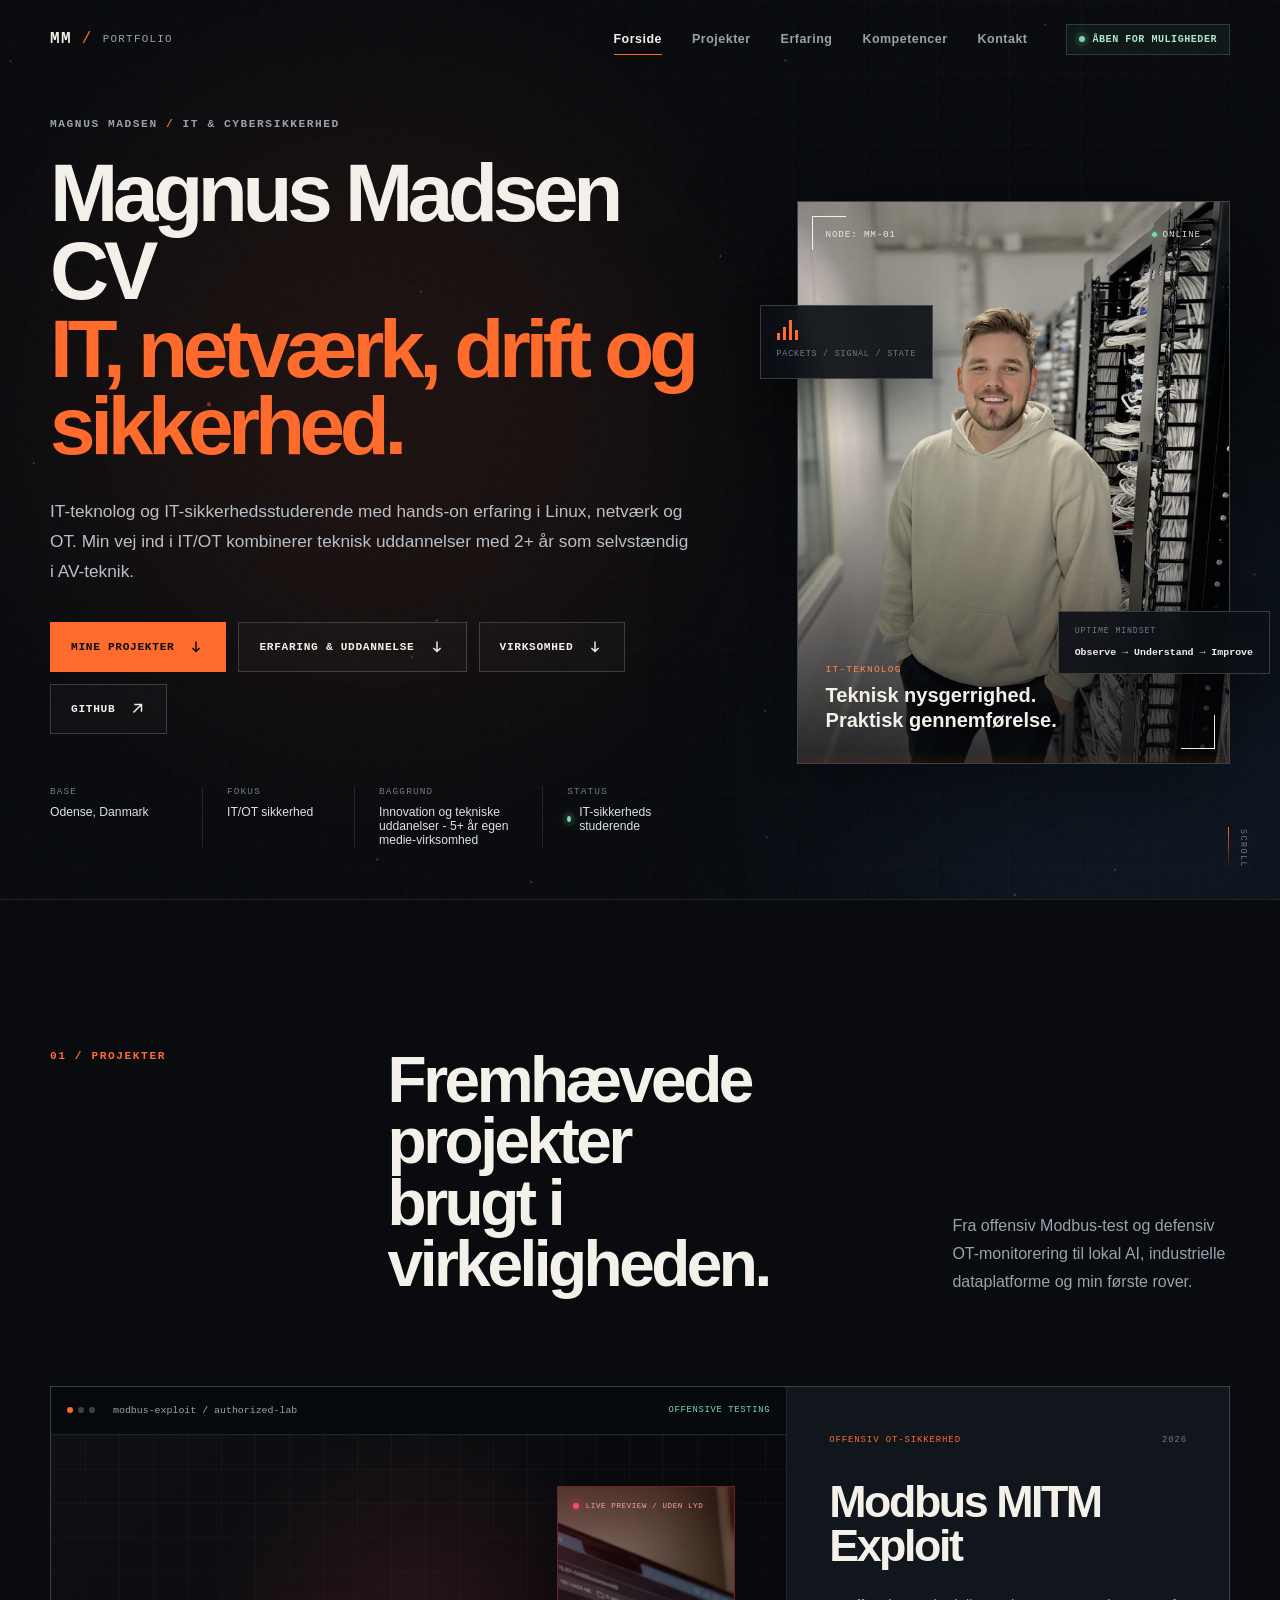
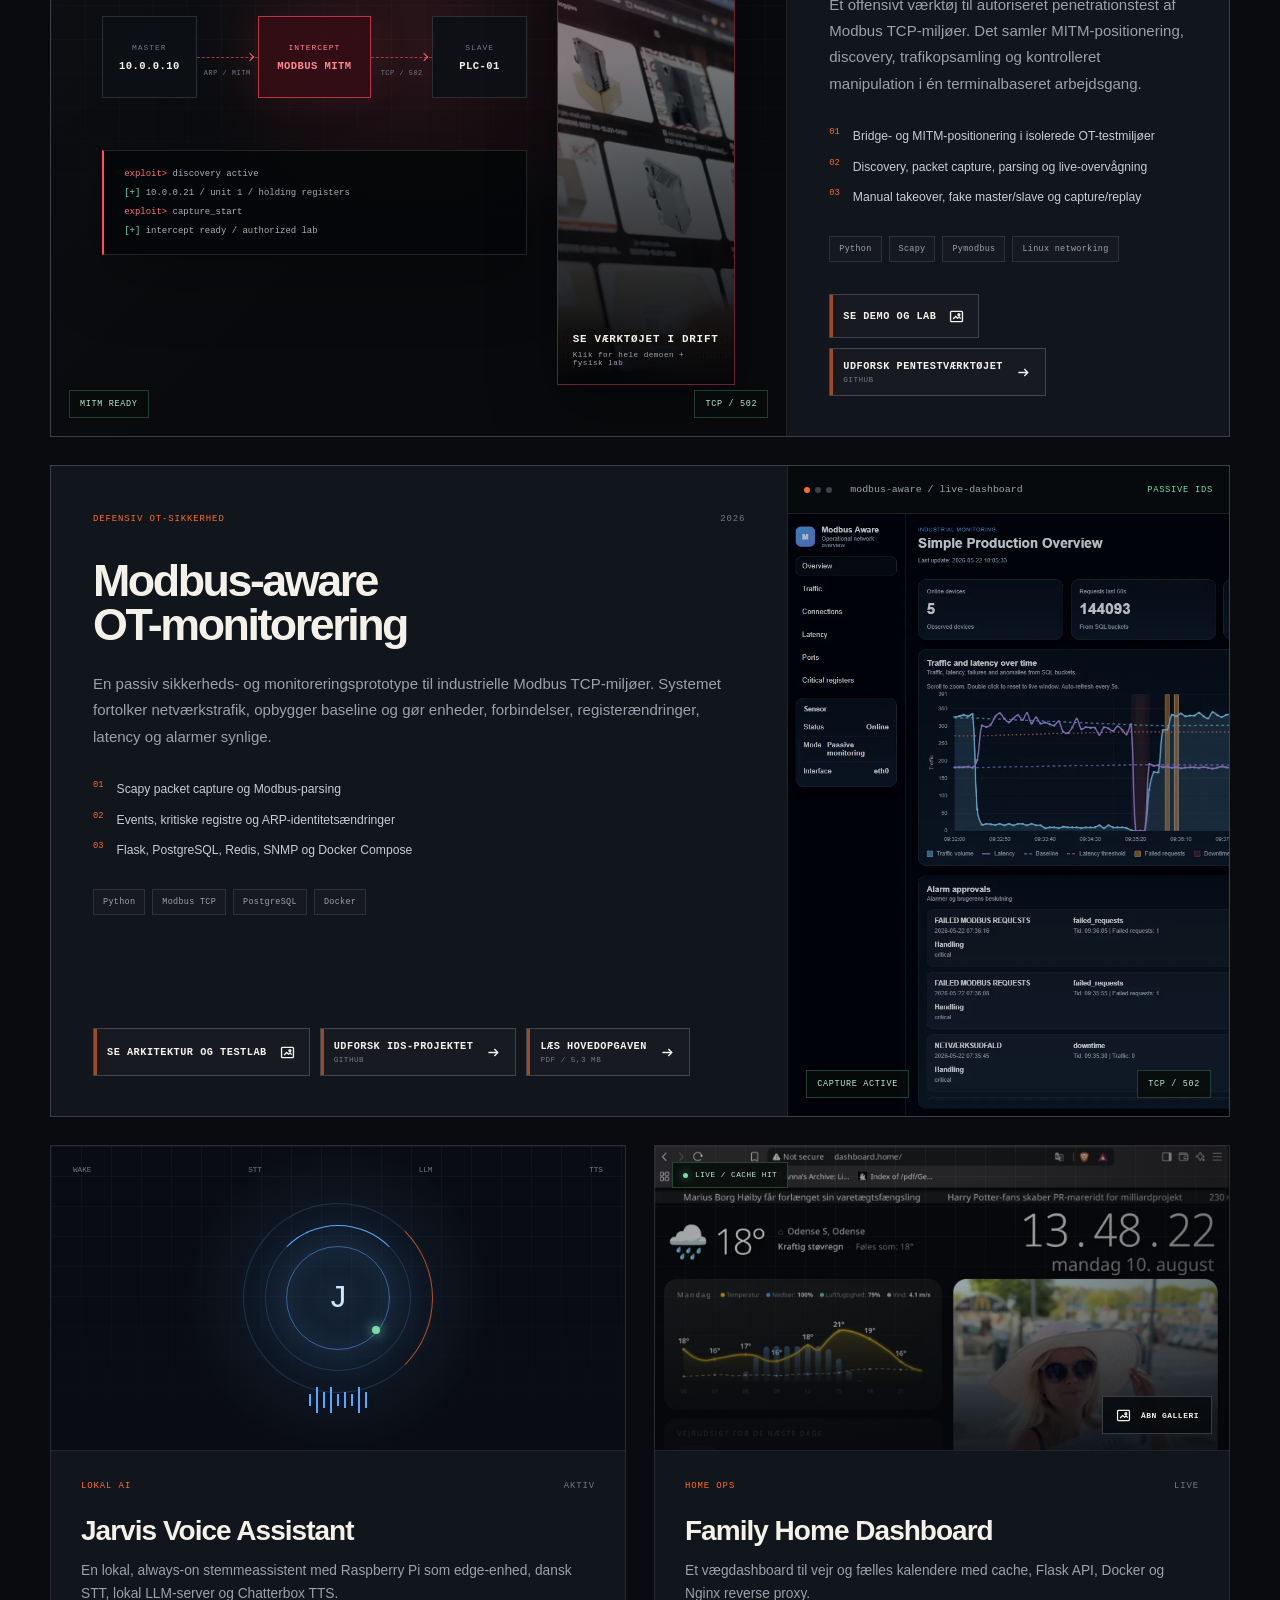
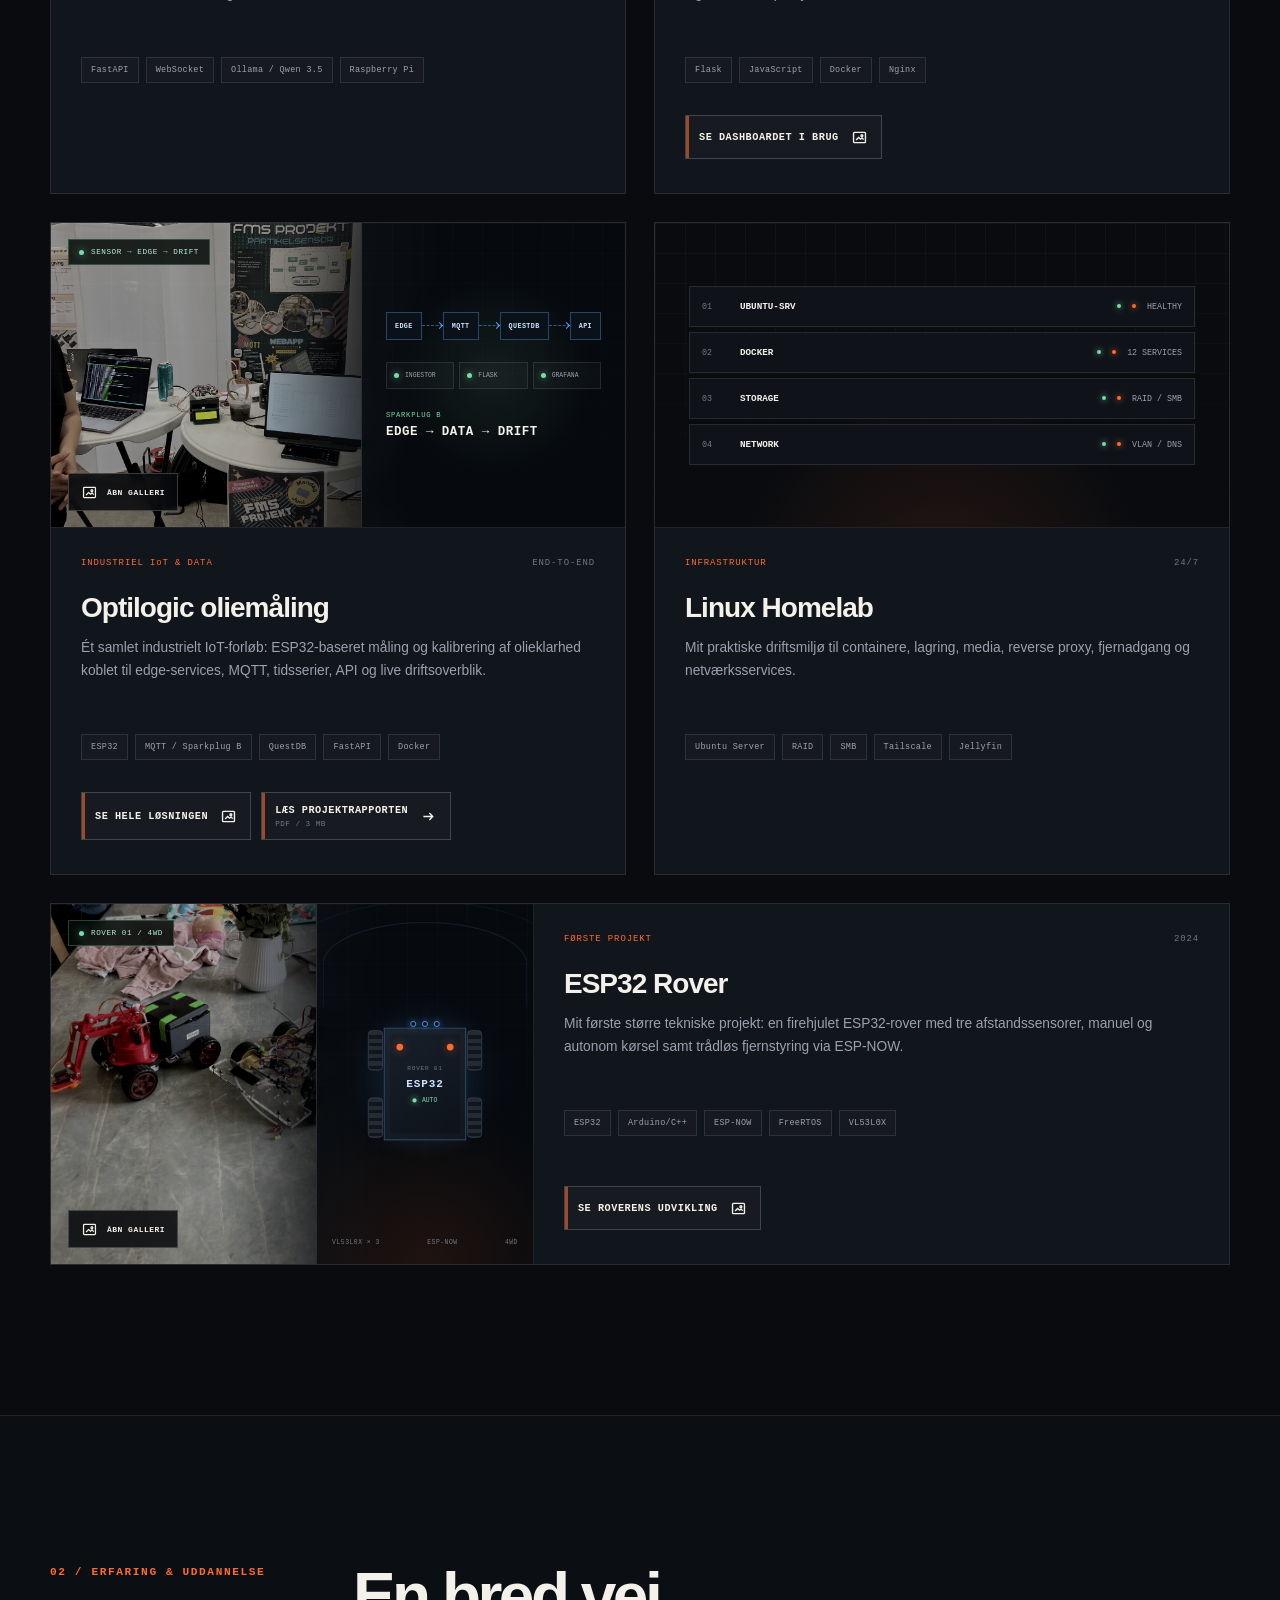
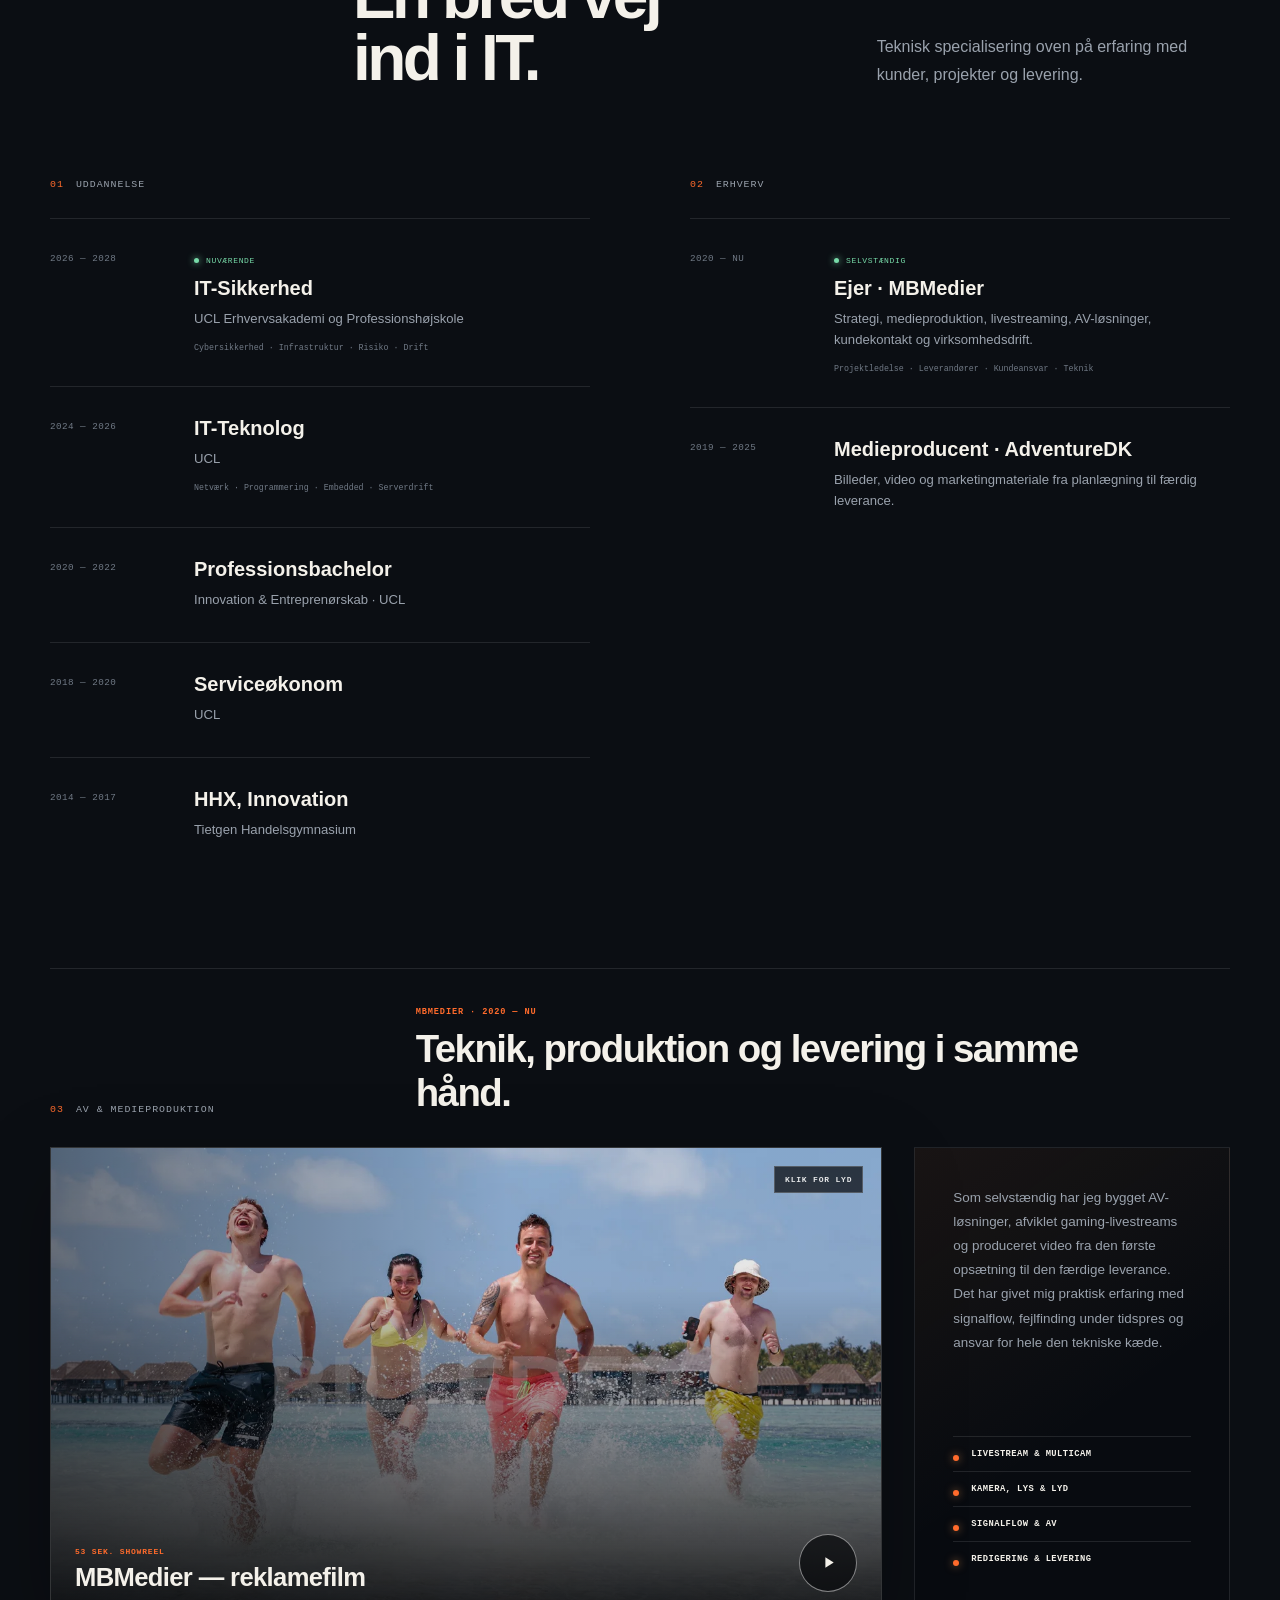
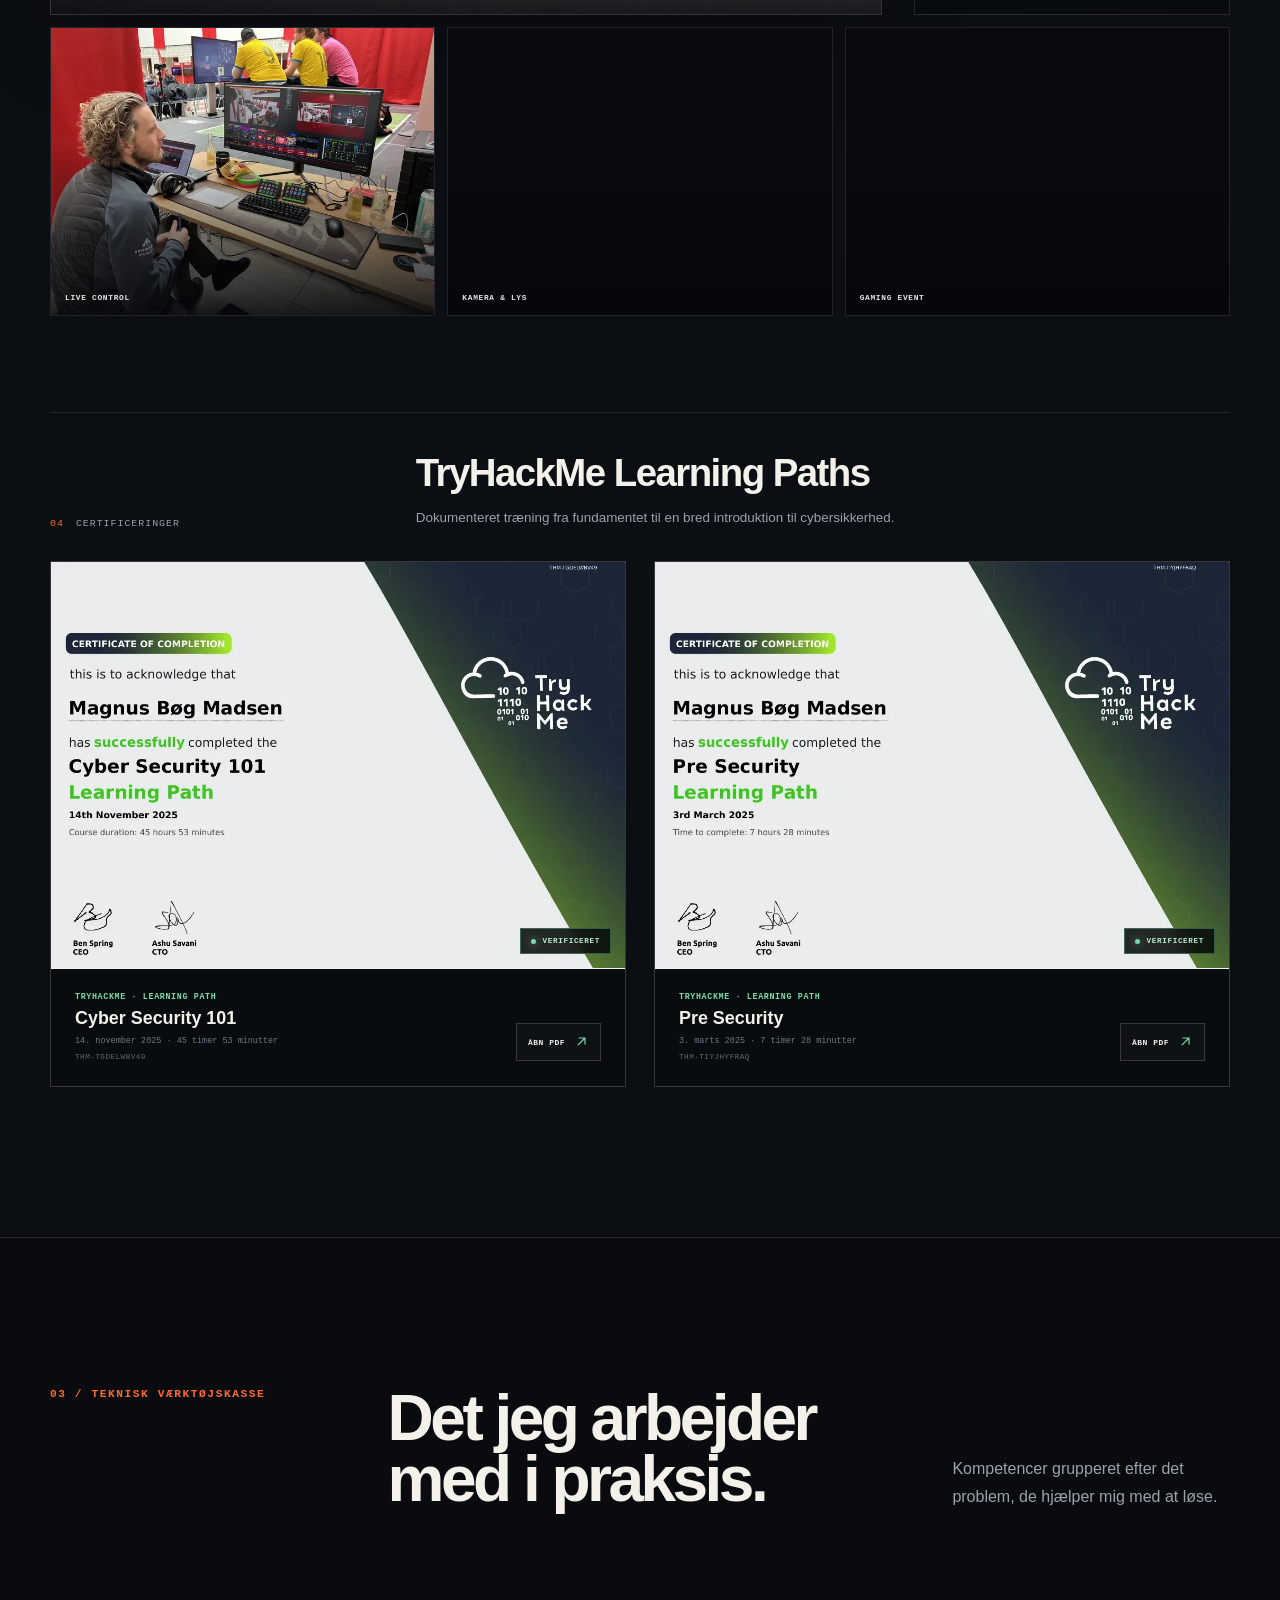
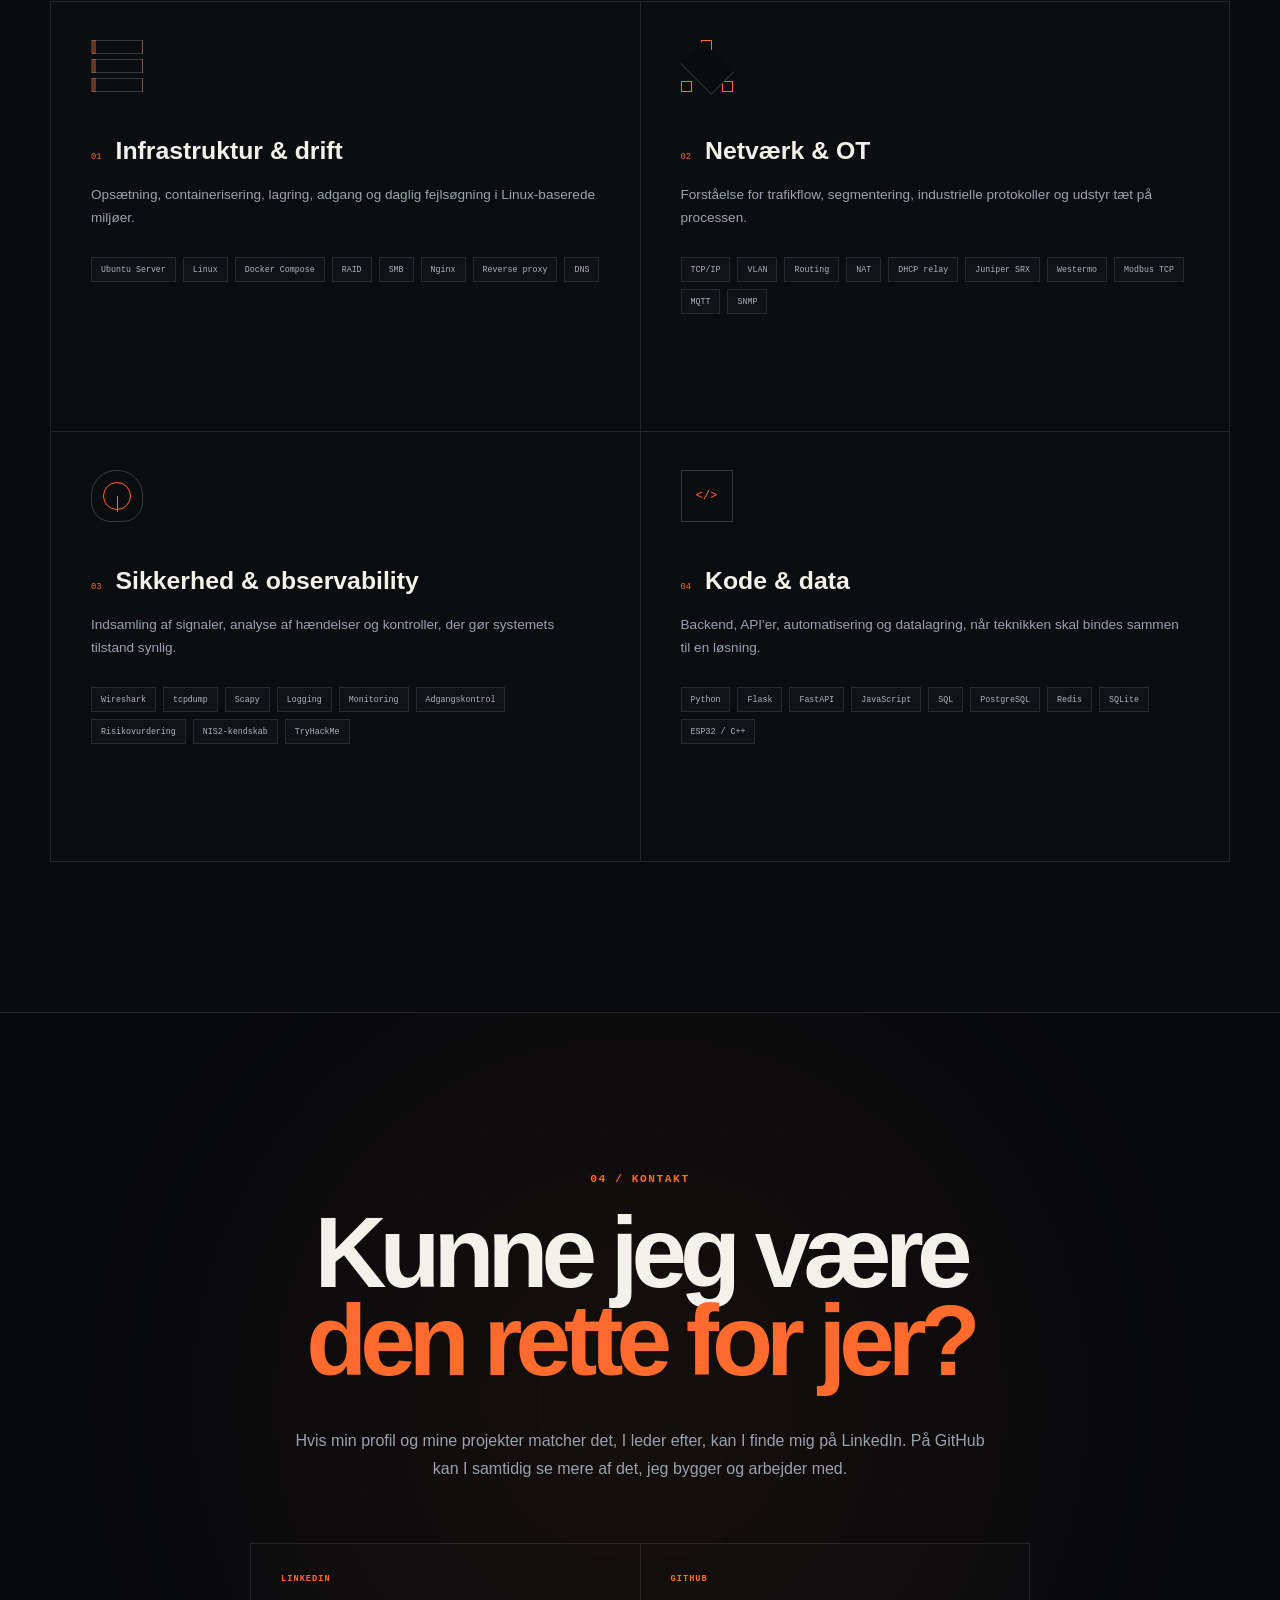
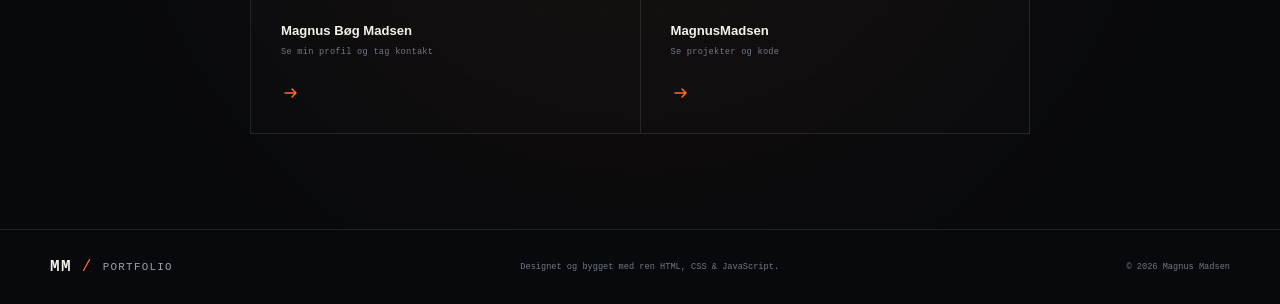
<file: index.html>
<!doctype html>
<html lang="da">
  <head>
    <meta charset="UTF-8" />
    <meta name="viewport" content="width=device-width, initial-scale=1.0" />
    <meta name="theme-color" content="#090b0f" />
    <meta
      name="description"
      content="Magnus Madsen er IT-teknolog og IT-sikkerhedsstuderende med fokus på IT/OT, netværk, Linux-drift og cybersikkerhed."
    />
    <meta name="author" content="Magnus Mathias Bøg Madsen" />
    <meta name="robots" content="index, follow" />
    <meta property="og:type" content="website" />
    <meta property="og:locale" content="da_DK" />
    <meta
      property="og:title"
      content="Magnus Madsen | IT, OT &amp; Cybersikkerhed"
    />
    <meta
      property="og:description"
      content="Praktisk erfaring med sikre systemer, netværk, Linux-drift, Docker og OT-monitorering."
    />
    <meta property="og:url" content="https://magnusmadsen.github.io/" />
    <meta
      property="og:image"
      content="https://magnusmadsen.github.io/assets/images/portrait/magnus-server-room.webp"
    />
    <meta property="og:image:width" content="1200" />
    <meta property="og:image:height" content="1600" />
    <meta property="og:image:alt" content="Magnus Madsen i et serverrum" />
    <title>Magnus Madsen | IT, OT &amp; Cybersikkerhed</title>

    <link rel="canonical" href="https://magnusmadsen.github.io/" />
    <link rel="icon" href="favicon.svg" type="image/svg+xml" />
    <link rel="manifest" href="site.webmanifest" />

    <link rel="stylesheet" href="styles/base.css" />
    <link rel="stylesheet" href="components/navigation/navigation.css" />
    <link rel="stylesheet" href="sections/hero/hero.css" />
    <link rel="stylesheet" href="sections/projects/projects.css" />
    <link rel="stylesheet" href="components/project-card/project-card.css" />
    <link rel="stylesheet" href="components/project-gallery/project-gallery.css" />
    <link rel="stylesheet" href="sections/experience/experience.css" />
    <link rel="stylesheet" href="sections/skills/skills.css" />
    <link rel="stylesheet" href="sections/contact/contact.css" />
    <link rel="stylesheet" href="components/footer/footer.css" />
    <link rel="stylesheet" href="styles/print.css" media="print" />

    <script>
      document.documentElement.classList.add("js");
    </script>
    <script type="module" src="js/main.js"></script>
    <script type="application/ld+json">
      {
        "@context": "https://schema.org",
        "@type": "Person",
        "name": "Magnus Mathias Bøg Madsen",
        "url": "https://magnusmadsen.github.io/",
        "image": "https://magnusmadsen.github.io/assets/images/portrait/magnus-server-room.webp",
        "homeLocation": { "@type": "Place", "name": "Odense, Danmark" },
        "jobTitle": "IT-teknolog og IT-sikkerhedsstuderende",
        "sameAs": [
          "https://github.com/MagnusMadsen",
          "https://www.linkedin.com/in/magnus-b%C3%B8g-madsen/"
        ],
        "knowsAbout": [
          "IT-sikkerhed",
          "IT/OT",
          "Linux",
          "Netværk",
          "Docker",
          "Modbus TCP",
          "Python"
        ]
      }
    </script>
  </head>
  <body>
    <a class="skip-link" href="#main-content">Gå til indhold</a>
    <div class="page-noise" aria-hidden="true"></div>
    <canvas class="network-canvas" id="networkCanvas" aria-hidden="true"></canvas>

    <div data-navigation-root></div>
    <main id="main-content" data-sections-root></main>
    <div data-footer-root></div>

    <noscript>
      <section class="no-script-message">
        <h1>Magnus Madsen</h1>
        <p>Denne portfolio kræver JavaScript for at vise sektionerne.</p>
        <p>
          <a href="https://github.com/MagnusMadsen">GitHub</a>
          <a href="https://www.linkedin.com/in/magnus-b%C3%B8g-madsen/"
            >LinkedIn</a
          >
        </p>
      </section>
    </noscript>
  </body>
</html>
</file>
<file: styles/base.css>
/* Design tokens, reset and shared building blocks */

:root {
  --bg: #090b0f;
  --panel: #11151c;
  --line: rgba(255, 255, 255, 0.1);
  --line-strong: rgba(255, 255, 255, 0.18);
  --text: #f4f1ea;
  --muted: #9aa2ad;
  --muted-2: #707985;
  --orange: #ff6b2c;
  --orange-bright: #ff864f;
  --blue: #58a6ff;
  --green: #78dba9;
  --shell: min(1180px, calc(100vw - 48px));
  --sans:
    Inter, ui-sans-serif, -apple-system, BlinkMacSystemFont, "Segoe UI",
    sans-serif;
  --mono: "SFMono-Regular", Consolas, "Liberation Mono", monospace;
  --ease: cubic-bezier(0.2, 0.75, 0.25, 1);
}
*,
*::before,
*::after {
  box-sizing: border-box;
}
html {
  scroll-behavior: smooth;
  background: var(--bg);
}
body {
  margin: 0;
  min-width: 320px;
  color: var(--text);
  background: var(--bg);
  font-family: var(--sans);
  -webkit-font-smoothing: antialiased;
  text-rendering: optimizeLegibility;
  overflow-x: hidden;
}
body.nav-open {
  overflow: hidden;
}
img {
  display: block;
  max-width: 100%;
}
a {
  color: inherit;
  text-decoration: none;
}
button {
  color: inherit;
  font: inherit;
}
::selection {
  color: #08090c;
  background: var(--orange);
}
.shell {
  position: relative;
  z-index: 2;
  width: var(--shell);
  margin-inline: auto;
}
.skip-link {
  position: fixed;
  z-index: 999;
  top: 12px;
  left: 12px;
  padding: 12px 16px;
  color: #090b0f;
  background: var(--orange);
  transform: translateY(-150%);
  transition: transform 180ms ease;
}
.skip-link:focus {
  transform: translateY(0);
}
.page-noise {
  position: fixed;
  inset: 0;
  z-index: 100;
  pointer-events: none;
  opacity: 0.025;
  background-image: url("data:image/svg+xml,%3Csvg viewBox='0 0 160 160' xmlns='http://www.w3.org/2000/svg'%3E%3Cfilter id='n'%3E%3CfeTurbulence type='fractalNoise' baseFrequency='.9' numOctaves='3' stitchTiles='stitch'/%3E%3C/filter%3E%3Crect width='100%25' height='100%25' filter='url(%23n)' opacity='.75'/%3E%3C/svg%3E");
}
.network-canvas {
  position: fixed;
  z-index: 1;
  inset: 0;
  width: 100%;
  height: 100%;
  pointer-events: none;
  opacity: 0.62;
}

/* Shared identity */

.brand {
  display: inline-flex;
  align-items: center;
  gap: 10px;
  font-family: var(--mono);
  letter-spacing: 0.08em;
}
.brand-mark {
  font-weight: 800;
}
.brand-divider {
  color: var(--orange);
}
.brand-label {
  color: var(--muted);
  font-size: 0.68rem;
}
.status-dot {
  width: 6px;
  height: 6px;
  border-radius: 50%;
  background: var(--green);
  box-shadow:
    0 0 0 4px rgba(120, 219, 169, 0.08),
    0 0 12px rgba(120, 219, 169, 0.65);
}

/* Shared actions */

.button {
  display: inline-flex;
  min-height: 50px;
  align-items: center;
  justify-content: center;
  gap: 13px;
  padding: 0 20px;
  border: 1px solid transparent;
  font: 700 0.7rem var(--mono);
  letter-spacing: 0.06em;
  text-transform: uppercase;
  transition:
    color 180ms ease,
    background 180ms ease,
    border-color 180ms ease,
    transform 180ms var(--ease);
}
.button:hover {
  transform: translateY(-2px);
}
.button svg,
.text-link svg {
  width: 18px;
  fill: none;
  stroke: currentColor;
  stroke-width: 1.6;
}
.button-primary {
  color: #090b0f;
  background: var(--orange);
}
.button-primary:hover {
  background: var(--orange-bright);
}
.button-ghost {
  border-color: var(--line-strong);
  background: rgba(255, 255, 255, 0.025);
}
.button-ghost:hover {
  border-color: rgba(255, 107, 44, 0.55);
  background: rgba(255, 107, 44, 0.07);
}

/* Shared section structure */
.section-index {
  margin: 0 0 24px;
  color: var(--muted);
  font: 600 0.7rem var(--mono);
  letter-spacing: 0.14em;
  text-transform: uppercase;
}
.section {
  position: relative;
  padding: 150px 0;
  border-bottom: 1px solid var(--line);
}
.section-heading {
  display: grid;
  grid-template-columns: 0.55fr 1.05fr 0.8fr;
  gap: 60px;
  align-items: end;
  margin-bottom: 90px;
}
.section-heading .section-index {
  align-self: start;
  color: var(--orange);
}
.section-heading h2 {
  margin: 0;
  font-size: clamp(3rem, 5vw, 5.2rem);
  letter-spacing: -0.055em;
  line-height: 0.96;
}
.section-heading > p:last-child {
  margin: 0;
  color: var(--muted);
  font-size: 1rem;
  line-height: 1.75;
}
.section-heading.compact {
  grid-template-columns: 0.55fr 1fr 0.55fr;
}

/* Entrance animation */
.js .reveal {
  opacity: 0;
  transform: translateY(24px);
  transition:
    opacity 700ms var(--ease),
    transform 700ms var(--ease);
}
.js .reveal.is-visible {
  opacity: 1;
  transform: translateY(0);
}

main section[id] {
  scroll-margin-top: 78px;
}

:focus-visible {
  outline: 2px solid var(--orange);
  outline-offset: 4px;
}

/* Safe fallbacks */

.no-script-message,
.render-error {
  display: grid;
  min-height: 100vh;
  place-content: center;
  gap: 18px;
  width: var(--shell);
  margin-inline: auto;
  text-align: center;
}
.no-script-message h1,
.render-error h1 {
  margin: 0;
  font-size: clamp(2.8rem, 8vw, 5.5rem);
}
.no-script-message p,
.render-error p {
  margin: 0;
  color: var(--muted);
}
.no-script-message p:last-child {
  display: flex;
  justify-content: center;
  gap: 24px;
  color: var(--orange);
}
.render-error .button {
  margin: 12px auto 0;
}

@media (max-width: 1080px) {
  .section-heading,
  .section-heading.compact {
    grid-template-columns: 0.35fr 1fr 0.55fr;
    gap: 36px;
  }
}

@media (max-width: 820px) {
  :root {
    --shell: min(100% - 32px, 680px);
  }

  .section {
    padding: 110px 0;
  }

  .section-heading,
  .section-heading.compact {
    grid-template-columns: 1fr;
    gap: 20px;
    margin-bottom: 65px;
  }

  .section-heading .section-index {
    margin-bottom: 4px;
  }

  .section-heading > p:last-child {
    max-width: 540px;
  }
}

@media (max-width: 560px) {
  .brand-label {
    display: none;
  }

  .section {
    padding: 90px 0;
  }

  .section-heading h2 {
    font-size: clamp(2.8rem, 14vw, 4rem);
  }
}

@media (prefers-reduced-motion: reduce) {
  html {
    scroll-behavior: auto;
  }

  *,
  *::before,
  *::after {
    scroll-behavior: auto !important;
    animation-duration: 0.01ms !important;
    animation-iteration-count: 1 !important;
    transition-duration: 0.01ms !important;
  }
}
</file>
<file: components/navigation/navigation.css>
/* Header and navigation */
.site-header {
  position: fixed;
  inset: 0 0 auto;
  z-index: 80;
  border-bottom: 1px solid transparent;
  transition:
    background 240ms ease,
    border-color 240ms ease;
}
.site-header.is-scrolled {
  border-bottom-color: var(--line);
  background: rgba(9, 11, 15, 0.82);
  backdrop-filter: blur(18px);
}
.header-inner {
  height: 78px;
  display: flex;
  align-items: center;
  gap: 38px;
}
.desktop-nav {
  display: flex;
  align-items: center;
  gap: 30px;
  margin-left: auto;
}
.desktop-nav a {
  position: relative;
  padding: 28px 0;
  color: var(--muted);
  font-size: 0.78rem;
  font-weight: 650;
  letter-spacing: 0.04em;
  transition: color 180ms ease;
}
.desktop-nav a::after {
  content: "";
  position: absolute;
  right: 0;
  bottom: 19px;
  left: 0;
  height: 1px;
  background: var(--orange);
  transform: scaleX(0);
  transform-origin: left;
  transition: transform 200ms var(--ease);
}
.desktop-nav a:hover,
.desktop-nav a.active {
  color: var(--text);
}
.desktop-nav a:hover::after,
.desktop-nav a.active::after {
  transform: scaleX(1);
}
.header-status {
  display: inline-flex;
  align-items: center;
  gap: 8px;
  padding: 9px 12px;
  border: 1px solid rgba(120, 219, 169, 0.22);
  color: #a9eac9;
  background: rgba(120, 219, 169, 0.06);
  font: 600 0.63rem var(--mono);
  letter-spacing: 0.05em;
  text-transform: uppercase;
}
.nav-toggle {
  display: none;
  width: 42px;
  height: 42px;
  border: 1px solid var(--line);
  background: transparent;
  cursor: pointer;
}
.nav-toggle span {
  display: block;
  width: 18px;
  height: 1px;
  margin: 5px auto;
  background: var(--text);
  transition: transform 200ms ease;
}
.mobile-nav {
  display: none;
}

@media (max-width: 1080px) {
  .header-status {
    display: none;
  }
}

@media (max-width: 820px) {
  .desktop-nav {
    display: none;
  }

  .nav-toggle {
    display: block;
    margin-left: auto;
  }

  .site-header .header-status {
    display: none;
  }

  .nav-toggle[aria-expanded="true"] span:first-child {
    transform: translateY(3px) rotate(45deg);
  }

  .nav-toggle[aria-expanded="true"] span:last-child {
    transform: translateY(-3px) rotate(-45deg);
  }

  .mobile-nav {
    position: fixed;
    z-index: 79;
    inset: 78px 0 auto;
    display: grid;
    max-height: 0;
    overflow: hidden;
    border-bottom: 1px solid transparent;
    background: rgba(9, 11, 15, 0.98);
    transition:
      max-height 300ms var(--ease),
      border-color 300ms ease;
  }

  .mobile-nav.is-open {
    max-height: calc(100vh - 78px);
    border-bottom-color: var(--line);
  }

  .mobile-nav a {
    display: flex;
    gap: 16px;
    padding: 20px 24px;
    border-top: 1px solid var(--line);
    font-size: 1.3rem;
  }

  .mobile-nav a span {
    color: var(--orange);
    font: 400 0.55rem var(--mono);
  }
}

@media (max-width: 560px) {
  .header-inner {
    height: 68px;
  }

  .mobile-nav {
    top: 68px;
  }
}
</file>
<file: sections/hero/hero.css>
/* Hero */
.hero {
  position: relative;
  min-height: 900px;
  height: 100svh;
  overflow: hidden;
  border-bottom: 1px solid var(--line);
  background:
    linear-gradient(rgba(255, 255, 255, 0.025) 1px, transparent 1px),
    linear-gradient(90deg, rgba(255, 255, 255, 0.025) 1px, transparent 1px);
  background-size: 72px 72px;
}
.hero::before {
  content: "";
  position: absolute;
  inset: 0;
  background: linear-gradient(
    90deg,
    rgba(9, 11, 15, 0.98) 0%,
    rgba(9, 11, 15, 0.86) 44%,
    rgba(9, 11, 15, 0.28) 80%,
    rgba(9, 11, 15, 0.8) 100%
  );
}
.hero-glow {
  position: absolute;
  width: 600px;
  height: 600px;
  border-radius: 50%;
  filter: blur(120px);
  opacity: 0.08;
  pointer-events: none;
}
.hero-glow-one {
  top: 12%;
  left: 6%;
  background: var(--orange);
}
.hero-glow-two {
  right: -12%;
  bottom: -20%;
  background: var(--blue);
}
.hero-grid {
  position: relative;
  z-index: 2;
  display: grid;
  grid-template-columns: minmax(0, 1.07fr) minmax(380px, 0.72fr);
  gap: clamp(60px, 8vw, 130px);
  align-items: center;
  min-height: 100%;
  padding-block: 118px 82px;
}
.hero-copy {
  max-width: 760px;
}
.eyebrow {
  margin: 0 0 24px;
  color: var(--muted);
  font: 600 0.7rem var(--mono);
  letter-spacing: 0.14em;
  text-transform: uppercase;
}
.eyebrow span {
  color: var(--orange);
}
.hero h1 {
  max-width: 820px;
  margin: 0;
  font-size: clamp(3.6rem, 6.4vw, 6.7rem);
  font-weight: 720;
  letter-spacing: -0.065em;
  line-height: 0.95;
}
.hero h1 span {
  display: block;
  color: var(--orange);
}
.hero-lead {
  max-width: 660px;
  margin: 32px 0 0;
  color: #b9c0c9;
  font-size: clamp(1rem, 1.35vw, 1.22rem);
  line-height: 1.72;
}
.hero-actions {
  display: flex;
  flex-wrap: wrap;
  gap: 12px;
  margin-top: 36px;
}
.hero-facts {
  display: flex;
  gap: 0;
  margin: 52px 0 0;
  padding: 0;
}
.hero-facts > div {
  min-width: 152px;
  padding: 0 24px;
  border-left: 1px solid var(--line);
}
.hero-facts > div:first-child {
  padding-left: 0;
  border-left: 0;
}
.hero-facts dt {
  margin-bottom: 8px;
  color: var(--muted-2);
  font: 400 0.59rem var(--mono);
  letter-spacing: 0.12em;
}
.hero-facts dd {
  display: flex;
  align-items: center;
  gap: 8px;
  margin: 0;
  color: #dce0e5;
  font-size: 0.76rem;
}
.hero-visual {
  position: relative;
  justify-self: end;
  width: min(100%, 445px);
  perspective: 1000px;
}
.portrait-frame {
  position: relative;
  aspect-ratio: 0.77;
  overflow: hidden;
  border: 1px solid rgba(255, 255, 255, 0.18);
  background: #15181d;
  box-shadow: 0 30px 100px rgba(0, 0, 0, 0.5);
  transform: rotateY(var(--tilt-x, 0deg)) rotateX(var(--tilt-y, 0deg));
  transition: transform 250ms var(--ease);
}
.portrait-frame::after {
  content: "";
  position: absolute;
  inset: 0;
  background: linear-gradient(
    180deg,
    rgba(4, 6, 9, 0.18),
    transparent 42%,
    rgba(5, 7, 10, 0.82)
  );
}
.portrait-frame img {
  width: 100%;
  height: 100%;
  object-fit: cover;
  object-position: 50% 47%;
  filter: saturate(0.82) contrast(1.06);
}
.portrait-corners::before,
.portrait-corners::after {
  content: "";
  position: absolute;
  z-index: 4;
  width: 34px;
  height: 34px;
  border-color: var(--orange);
}
.portrait-corners::before {
  top: 14px;
  left: 14px;
  border-top: 1px solid;
  border-left: 1px solid;
}
.portrait-corners::after {
  right: 14px;
  bottom: 14px;
  border-right: 1px solid;
  border-bottom: 1px solid;
}
.portrait-scan {
  position: absolute;
  z-index: 3;
  right: 0;
  left: 0;
  height: 1px;
  background: linear-gradient(
    90deg,
    transparent,
    rgba(255, 107, 44, 0.85),
    transparent
  );
  box-shadow: 0 0 12px var(--orange);
  animation: scan 7s linear infinite;
}
@keyframes scan {
  from {
    top: -2%;
  }
  to {
    top: 102%;
  }
}
.portrait-topline {
  position: absolute;
  z-index: 5;
  top: 27px;
  right: 28px;
  left: 28px;
  display: flex;
  justify-content: space-between;
  color: rgba(255, 255, 255, 0.82);
  font: 400 0.58rem var(--mono);
  letter-spacing: 0.09em;
}
.portrait-topline .online {
  display: flex;
  align-items: center;
  gap: 6px;
}
.portrait-topline .online i {
  width: 5px;
  height: 5px;
  border-radius: 50%;
  background: var(--green);
  box-shadow: 0 0 8px var(--green);
}
.portrait-caption {
  position: absolute;
  z-index: 5;
  right: 28px;
  bottom: 30px;
  left: 28px;
}
.portrait-caption span {
  display: block;
  margin-bottom: 8px;
  color: var(--orange-bright);
  font: 400 0.6rem var(--mono);
  letter-spacing: 0.12em;
}
.portrait-caption strong {
  font-size: 1.25rem;
  line-height: 1.25;
}
.floating-card {
  position: absolute;
  z-index: 7;
  padding: 14px 16px;
  border: 1px solid var(--line-strong);
  background: rgba(12, 15, 20, 0.91);
  box-shadow: 0 20px 45px rgba(0, 0, 0, 0.34);
  backdrop-filter: blur(12px);
}
.card-uptime {
  right: -40px;
  bottom: 90px;
}
.card-uptime span,
.card-signal small {
  display: block;
  margin-bottom: 6px;
  color: var(--muted-2);
  font: 400 0.52rem var(--mono);
  letter-spacing: 0.1em;
}
.card-uptime strong {
  font: 600 0.62rem var(--mono);
}
.card-signal {
  top: 104px;
  left: -37px;
}
.signal-bars {
  display: flex;
  height: 20px;
  align-items: end;
  gap: 3px;
  margin-bottom: 9px;
}
.signal-bars i {
  width: 3px;
  background: var(--orange);
  animation: signal 1.3s ease-in-out infinite alternate;
}
.signal-bars i:nth-child(1) {
  height: 35%;
}
.signal-bars i:nth-child(2) {
  height: 65%;
  animation-delay: -0.4s;
}
.signal-bars i:nth-child(3) {
  height: 100%;
  animation-delay: -0.8s;
}
.signal-bars i:nth-child(4) {
  height: 52%;
  animation-delay: -0.2s;
}
@keyframes signal {
  to {
    height: 25%;
    opacity: 0.5;
  }
}
.scroll-cue {
  position: absolute;
  z-index: 5;
  right: 32px;
  bottom: 30px;
  display: flex;
  flex-direction: column;
  align-items: center;
  gap: 10px;
  color: var(--muted-2);
  font: 400 0.52rem var(--mono);
  letter-spacing: 0.18em;
  writing-mode: vertical-rl;
}
.scroll-cue i {
  width: 1px;
  height: 42px;
  background: linear-gradient(var(--orange), transparent);
}

@media (max-width: 1080px) {
  .hero {
    min-height: 880px;
    height: auto;
  }

  .hero-grid {
    grid-template-columns: 1fr 0.65fr;
    gap: 48px;
    padding-block: 150px 100px;
  }

  .hero h1 {
    font-size: clamp(3.7rem, 7vw, 5.2rem);
  }

  .hero-facts {
    display: grid;
    grid-template-columns: repeat(2, minmax(0, 1fr));
    row-gap: 24px;
  }

  .hero-facts > div {
    min-width: 0;
  }

  .hero-facts > div:nth-child(3) {
    padding-left: 0;
    border-left: 0;
  }
}

@media (max-width: 820px) {
  .hero {
    min-height: 0;
  }

  .hero::before {
    background: linear-gradient(
      rgba(9, 11, 15, 0.95),
      rgba(9, 11, 15, 0.72) 62%,
      rgba(9, 11, 15, 0.98)
    );
  }

  .hero-grid {
    grid-template-columns: 1fr;
    gap: 70px;
    padding-block: 145px 105px;
  }

  .hero-copy {
    max-width: 650px;
  }

  .hero h1 {
    font-size: clamp(3.4rem, 12vw, 5.8rem);
  }

  .hero-visual {
    width: min(88%, 460px);
    justify-self: center;
  }

  .scroll-cue {
    display: none;
  }
}

@media (max-width: 560px) {
  .hero-grid {
    padding-top: 118px;
  }

  .eyebrow {
    margin-bottom: 18px;
    font-size: 0.58rem;
  }

  .hero h1 {
    font-size: clamp(3.2rem, 15vw, 4.6rem);
  }

  .hero-lead {
    font-size: 0.96rem;
  }

  .hero-actions .button {
    width: 100%;
  }

  .hero-facts {
    grid-template-columns: 1fr;
    margin-top: 40px;
    row-gap: 0;
  }

  .hero-facts > div,
  .hero-facts > div:first-child,
  .hero-facts > div:nth-child(3) {
    padding: 15px 0;
    border-top: 1px solid var(--line);
    border-left: 0;
  }

  .card-signal {
    left: -10px;
  }

  .card-uptime {
    right: -9px;
    bottom: 72px;
  }
}
</file>
<file: sections/projects/projects.css>
/* Projects section layout. Card styling lives in components/project-card. */

.projects-section {
  background: var(--bg);
}

.featured-projects {
  display: grid;
  gap: 28px;
  margin-bottom: 28px;
}

.project-grid {
  display: grid;
  grid-template-columns: repeat(2, 1fr);
  gap: 28px;
}

@media (max-width: 820px) {
  .project-grid {
    grid-template-columns: 1fr;
  }
}
</file>
<file: components/project-card/project-card.css>
/* Project cards and project-specific illustrations */
.featured-project {
  display: grid;
  grid-template-columns: 1.25fr 0.75fr;
  min-height: 650px;
  border: 1px solid var(--line-strong);
  background: var(--panel);
}
.featured-projects .featured-project:nth-child(even) .featured-preview {
  order: 2;
  border-right: 0;
  border-left: 1px solid var(--line);
}
.featured-projects .featured-project:nth-child(even) .featured-copy {
  order: 1;
}
.featured-preview {
  position: relative;
  min-width: 0;
  overflow: hidden;
  border-right: 1px solid var(--line);
  background: #080a0d;
}
.preview-toolbar {
  position: absolute;
  z-index: 4;
  inset: 0 0 auto;
  display: flex;
  height: 48px;
  align-items: center;
  gap: 18px;
  padding: 0 16px;
  border-bottom: 1px solid var(--line);
  background: rgba(8, 10, 13, 0.94);
}
.preview-toolbar > span {
  display: flex;
  gap: 5px;
}
.preview-toolbar > span i {
  width: 6px;
  height: 6px;
  border-radius: 50%;
  background: #3b424c;
}
.preview-toolbar > span i:first-child {
  background: var(--orange);
}
.preview-toolbar code {
  overflow: hidden;
  color: var(--muted);
  font-size: 0.62rem;
  text-overflow: ellipsis;
  white-space: nowrap;
}
.preview-toolbar small {
  margin-left: auto;
  color: var(--green);
  font: 400 0.55rem var(--mono);
  letter-spacing: 0.08em;
}
.featured-preview > img {
  width: 100%;
  height: 100%;
  min-height: 650px;
  object-fit: cover;
  object-position: left top;
  padding-top: 48px;
  filter: saturate(0.78) brightness(0.77) contrast(1.08);
  transition:
    filter 400ms ease,
    transform 700ms var(--ease);
}
.featured-project:hover .featured-preview > img {
  filter: saturate(0.95) brightness(0.9) contrast(1.04);
  transform: scale(1.015);
}
.featured-preview-content {
  position: absolute;
  inset: 48px 0 0;
}
.exploit-featured-visual {
  display: grid;
  grid-template-columns: minmax(0, 1fr) minmax(155px, 0.42fr);
  gap: clamp(18px, 2.5vw, 30px);
  align-items: stretch;
  padding: clamp(30px, 4vw, 56px);
  background:
    radial-gradient(circle at 50% 34%, rgba(255, 77, 95, 0.13), transparent 42%),
    linear-gradient(135deg, rgba(255, 255, 255, 0.025), transparent 55%),
    #080a0d;
}
.exploit-featured-visual::before {
  content: "";
  position: absolute;
  inset: 0;
  background-image:
    linear-gradient(rgba(255, 255, 255, 0.03) 1px, transparent 1px),
    linear-gradient(90deg, rgba(255, 255, 255, 0.03) 1px, transparent 1px);
  background-size: 34px 34px;
  mask-image: linear-gradient(to bottom, black, transparent 86%);
}
.exploit-blueprint {
  position: relative;
  z-index: 2;
  display: flex;
  min-width: 0;
  flex-direction: column;
  justify-content: center;
  gap: clamp(30px, 4vw, 54px);
}
.attack-flow {
  position: relative;
  z-index: 2;
  display: grid;
  grid-template-columns: minmax(90px, 1fr) minmax(45px, 0.65fr) minmax(110px, 1.2fr) minmax(45px, 0.65fr) minmax(90px, 1fr);
  align-items: center;
}
.attack-node {
  display: flex;
  min-height: 82px;
  flex-direction: column;
  justify-content: center;
  gap: 8px;
  padding: 15px;
  border: 1px solid rgba(255, 255, 255, 0.13);
  background: rgba(13, 16, 22, 0.88);
  text-align: center;
}
.attack-node small,
.attack-node strong,
.attack-connection em {
  font-family: var(--mono);
  font-style: normal;
}
.attack-node small {
  color: var(--muted-2);
  font-size: 0.5rem;
  letter-spacing: 0.12em;
}
.attack-node strong {
  font-size: 0.66rem;
  letter-spacing: 0.04em;
}
.attack-node-active {
  border-color: rgba(255, 77, 95, 0.65);
  background: rgba(55, 13, 21, 0.82);
  box-shadow: 0 0 42px rgba(255, 77, 95, 0.11);
}
.attack-node-active small,
.attack-node-active strong {
  color: #ff8995;
}
.attack-connection {
  position: relative;
  display: grid;
  place-items: center;
}
.attack-connection span {
  width: 100%;
  border-top: 1px dashed rgba(255, 77, 95, 0.62);
}
.attack-connection span::after {
  content: "";
  position: absolute;
  top: 50%;
  right: 5px;
  width: 6px;
  height: 6px;
  border-top: 1px solid #ff6575;
  border-right: 1px solid #ff6575;
  transform: translateY(-50%) rotate(45deg);
}
.attack-connection em {
  position: absolute;
  top: calc(50% + 12px);
  color: var(--muted-2);
  font-size: 0.43rem;
  letter-spacing: 0.08em;
  white-space: nowrap;
}
.exploit-terminal {
  position: relative;
  z-index: 2;
  display: grid;
  gap: 9px;
  padding: 18px 20px;
  border: 1px solid rgba(255, 255, 255, 0.12);
  border-left: 2px solid #ff4d5f;
  background: rgba(4, 6, 9, 0.88);
  box-shadow: 0 20px 70px rgba(0, 0, 0, 0.28);
}
.exploit-terminal code {
  overflow: hidden;
  color: #a8b0bb;
  font-size: clamp(0.48rem, 0.7vw, 0.62rem);
  text-overflow: ellipsis;
  white-space: nowrap;
}
.exploit-terminal b {
  color: #ff7180;
  font-weight: 500;
}
.exploit-terminal span {
  color: var(--green);
}
.exploit-demo-card {
  position: relative;
  z-index: 3;
  min-width: 0;
  overflow: hidden;
  padding: 0;
  border: 1px solid rgba(255, 77, 95, 0.4);
  color: var(--text);
  background: #07090d;
  text-align: left;
  cursor: pointer;
  box-shadow: 0 22px 65px rgba(0, 0, 0, 0.35);
  transition:
    border-color 200ms ease,
    transform 250ms var(--ease);
}
.exploit-demo-card:hover {
  border-color: rgba(255, 77, 95, 0.85);
  transform: translateY(-3px);
}
.exploit-demo-card img,
.exploit-demo-card video {
  position: absolute;
  inset: 0;
  width: 100%;
  height: 100%;
  object-fit: cover;
  pointer-events: none;
  filter: saturate(0.68) brightness(0.67) contrast(1.08);
  transition:
    filter 300ms ease,
    transform 600ms var(--ease);
}
.exploit-demo-card:hover img,
.exploit-demo-card:hover video {
  filter: saturate(0.92) brightness(0.82) contrast(1.04);
  transform: scale(1.035);
}
.exploit-demo-shade {
  position: absolute;
  inset: 0;
  background:
    linear-gradient(to top, rgba(4, 5, 8, 0.98), rgba(4, 5, 8, 0.08) 65%),
    linear-gradient(135deg, rgba(255, 77, 95, 0.16), transparent 48%);
}
.exploit-demo-badge,
.exploit-demo-card strong,
.exploit-demo-card small {
  position: absolute;
  z-index: 2;
  right: 15px;
  left: 15px;
  font-family: var(--mono);
}
.exploit-demo-badge {
  top: 15px;
  display: flex;
  gap: 7px;
  align-items: center;
  color: #ff9ca5;
  font-size: 0.47rem;
  letter-spacing: 0.08em;
}
.exploit-demo-badge i {
  width: 6px;
  height: 6px;
  border-radius: 50%;
  background: #ff4d5f;
  box-shadow: 0 0 10px rgba(255, 77, 95, 0.8);
}
.exploit-demo-card strong {
  bottom: 37px;
  font-size: clamp(0.58rem, 0.85vw, 0.72rem);
  line-height: 1.4;
  letter-spacing: 0.07em;
}
.exploit-demo-card small {
  bottom: 17px;
  color: var(--muted);
  font-size: 0.48rem;
  letter-spacing: 0.06em;
}
.featured-default-visual {
  display: grid;
  place-items: center;
  color: var(--orange);
  font: 600 0.66rem var(--mono);
  letter-spacing: 0.14em;
}
.preview-overlay {
  position: absolute;
  z-index: 5;
  right: 18px;
  bottom: 18px;
  left: 18px;
  display: flex;
  justify-content: space-between;
  color: #b8e9cf;
  font: 400 0.53rem var(--mono);
  letter-spacing: 0.08em;
}
.preview-overlay span {
  padding: 8px 10px;
  border: 1px solid rgba(120, 219, 169, 0.25);
  background: rgba(7, 12, 10, 0.83);
}
.featured-copy {
  display: flex;
  flex-direction: column;
  padding: 48px 42px 40px;
}
.project-meta {
  display: flex;
  justify-content: space-between;
  color: var(--muted-2);
  font: 400 0.56rem var(--mono);
  letter-spacing: 0.1em;
}
.project-meta span:first-child {
  color: var(--orange);
}
.featured-copy h3 {
  margin: 35px 0 24px;
  font-size: clamp(2.4rem, 3.5vw, 3.8rem);
  line-height: 0.98;
  letter-spacing: -0.055em;
}
.featured-copy > p {
  margin: 0;
  color: var(--muted);
  font-size: 0.94rem;
  line-height: 1.76;
}
.project-highlights {
  display: grid;
  gap: 12px;
  margin: 30px 0;
  padding: 0;
  list-style: none;
}
.project-highlights li {
  display: flex;
  gap: 13px;
  color: #c9cdd3;
  font-size: 0.76rem;
  line-height: 1.5;
}
.project-highlights span {
  color: var(--orange);
  font: 400 0.55rem var(--mono);
}
.tag-row {
  display: flex;
  flex-wrap: wrap;
  gap: 7px;
}
.tag-row span {
  padding: 7px 9px;
  border: 1px solid var(--line);
  color: var(--muted);
  background: rgba(255, 255, 255, 0.02);
  font: 400 0.53rem var(--mono);
  letter-spacing: 0.035em;
}
.text-link {
  display: inline-flex;
  align-items: center;
  gap: 12px;
  width: fit-content;
  margin-top: auto;
  padding-top: 32px;
  color: var(--text);
  font: 700 0.64rem var(--mono);
  letter-spacing: 0.05em;
  text-transform: uppercase;
}
.text-link:hover {
  color: var(--orange);
}
.project-actions {
  display: flex;
  flex-wrap: wrap;
  gap: 10px;
  align-items: stretch;
  padding-top: 32px;
}
.featured-actions {
  margin-top: auto;
}
.project-actions .text-link {
  margin-top: 0;
  min-height: 44px;
  padding: 11px 13px;
  border: 1px solid rgba(255, 255, 255, 0.18);
  background: rgba(255, 255, 255, 0.025);
  box-shadow: inset 3px 0 0 rgba(255, 107, 44, 0.58);
  transition:
    color 180ms ease,
    border-color 180ms ease,
    background 180ms ease,
    transform 180ms var(--ease);
}
.project-actions .text-link:hover {
  border-color: rgba(255, 107, 44, 0.62);
  color: var(--text);
  background: rgba(255, 107, 44, 0.09);
  transform: translateY(-2px);
}
.project-actions .text-link svg {
  flex: 0 0 auto;
  width: 17px;
}
.project-resource-link > span {
  display: grid;
  gap: 4px;
}
.project-resource-link small {
  color: var(--muted-2);
  font: 500 0.48rem var(--mono);
  letter-spacing: 0.06em;
}
.gallery-trigger {
  text-align: left;
  cursor: pointer;
}
.project-card {
  display: flex;
  flex-direction: column;
  overflow: hidden;
  border: 1px solid var(--line);
  background: var(--panel);
  transition:
    border-color 220ms ease,
    transform 220ms var(--ease);
  transform: perspective(1200px) rotateY(var(--tilt-x, 0deg))
    rotateX(var(--tilt-y, 0deg));
}
.project-card:hover {
  border-color: rgba(255, 107, 44, 0.38);
}
.project-visual {
  position: relative;
  height: 305px;
  overflow: hidden;
  border-bottom: 1px solid var(--line);
  background-color: #0a0d12;
}
.project-visual::before {
  content: "";
  position: absolute;
  inset: 0;
  background-image:
    linear-gradient(rgba(255, 255, 255, 0.035) 1px, transparent 1px),
    linear-gradient(90deg, rgba(255, 255, 255, 0.035) 1px, transparent 1px);
  background-size: 30px 30px;
  mask-image: linear-gradient(to bottom, black, transparent);
  z-index: 1;
  pointer-events: none;
}
.project-card-copy {
  display: flex;
  flex: 1;
  flex-direction: column;
  padding: 30px 30px 34px;
}
.project-card-copy h3 {
  margin: 24px 0 13px;
  font-size: 1.75rem;
  letter-spacing: -0.035em;
}
.project-card-copy p {
  min-height: 73px;
  margin: 0 0 24px;
  color: var(--muted);
  font-size: 0.86rem;
  line-height: 1.65;
}
.project-card-actions {
  margin-top: auto;
}
.project-media-visual {
  isolation: isolate;
  background: #07090d;
}
.project-media-image {
  position: absolute;
  inset: 0;
  z-index: 0;
  width: 100%;
  height: 100%;
  object-fit: cover;
  filter: saturate(0.72) brightness(0.7) contrast(1.08);
  transition:
    filter 350ms ease,
    transform 700ms var(--ease);
}
.project-card:hover .project-media-image {
  filter: saturate(0.94) brightness(0.82) contrast(1.04);
  transform: scale(1.018);
}
.project-media-shade {
  position: absolute;
  inset: 0;
  z-index: 1;
  background:
    linear-gradient(to top, rgba(5, 7, 10, 0.8), transparent 52%),
    linear-gradient(115deg, transparent 45%, rgba(5, 7, 10, 0.52));
  pointer-events: none;
}
.project-media-badge {
  position: absolute;
  z-index: 4;
  top: 16px;
  left: 17px;
  display: flex;
  gap: 7px;
  align-items: center;
  padding: 8px 10px;
  border: 1px solid rgba(120, 219, 169, 0.26);
  color: #b9ecd2;
  background: rgba(6, 12, 10, 0.84);
  font: 500 0.48rem var(--mono);
  letter-spacing: 0.07em;
  backdrop-filter: blur(8px);
}
.project-media-badge i {
  width: 5px;
  height: 5px;
  border-radius: 50%;
  background: var(--green);
  box-shadow: 0 0 8px rgba(120, 219, 169, 0.7);
}
.project-visual-gallery-button {
  position: absolute;
  z-index: 4;
  right: 17px;
  bottom: 16px;
  display: inline-flex;
  gap: 9px;
  align-items: center;
  min-height: 38px;
  padding: 0 12px;
  border: 1px solid rgba(255, 255, 255, 0.2);
  color: var(--text);
  background: rgba(7, 9, 13, 0.84);
  font: 600 0.5rem var(--mono);
  letter-spacing: 0.06em;
  text-transform: uppercase;
  cursor: pointer;
  backdrop-filter: blur(9px);
  transition:
    color 180ms ease,
    border-color 180ms ease,
    background 180ms ease;
}
.project-visual-gallery-button:hover {
  border-color: rgba(255, 107, 44, 0.65);
  color: var(--orange);
  background: rgba(7, 9, 13, 0.96);
}
.project-visual-gallery-button svg {
  width: 17px;
  fill: none;
  stroke: currentColor;
  stroke-width: 1.45;
}
.project-hybrid-visual .project-visual-gallery-button {
  right: auto;
  left: 17px;
}
.project-visual-inset {
  position: absolute;
  z-index: 3;
  inset: 0 0 0 auto;
  width: 46%;
  overflow: hidden;
  border-left: 1px solid rgba(255, 255, 255, 0.13);
  background: rgba(7, 10, 15, 0.91);
  box-shadow: -24px 0 55px rgba(0, 0, 0, 0.32);
  backdrop-filter: blur(8px);
}
.project-visual-inset > .project-visual {
  height: 100%;
  border: 0;
  background-color: transparent;
}
.project-visual-inset > .project-visual::before {
  opacity: 0.5;
}
.project-hybrid-visual .project-media-image {
  width: 67%;
}
.project-hybrid-visual .project-media-shade {
  background: linear-gradient(90deg, transparent 35%, rgba(5, 7, 11, 0.98) 69%);
}
.jarvis-visual {
  display: grid;
  place-items: center;
  background:
    radial-gradient(
      circle at 50% 50%,
      rgba(88, 166, 255, 0.16),
      transparent 48%
    ),
    #090c12;
}
.jarvis-core {
  position: relative;
  z-index: 2;
  display: grid;
  width: 104px;
  height: 104px;
  place-items: center;
  border: 1px solid rgba(88, 166, 255, 0.55);
  border-radius: 50%;
  box-shadow:
    0 0 45px rgba(88, 166, 255, 0.15),
    inset 0 0 28px rgba(88, 166, 255, 0.12);
}
.jarvis-core::before,
.jarvis-core::after {
  content: "";
  position: absolute;
  border: 1px solid rgba(88, 166, 255, 0.2);
  border-radius: 50%;
  animation: orbit 8s linear infinite;
}
.jarvis-core::before {
  inset: -22px;
  border-top-color: var(--blue);
}
.jarvis-core::after {
  inset: -44px;
  animation-direction: reverse;
  animation-duration: 13s;
  border-right-color: rgba(255, 107, 44, 0.7);
}
@keyframes orbit {
  to {
    transform: rotate(360deg);
  }
}
.jarvis-core span {
  color: #cfe5ff;
  font: 300 2rem var(--mono);
}
.jarvis-core i {
  position: absolute;
  right: 9px;
  bottom: 15px;
  width: 8px;
  height: 8px;
  border-radius: 50%;
  background: var(--green);
  box-shadow: 0 0 12px var(--green);
}
.waveform {
  position: absolute;
  bottom: 35px;
  display: flex;
  height: 30px;
  align-items: center;
  gap: 5px;
}
.waveform i {
  width: 2px;
  height: 40%;
  background: var(--blue);
  animation: wave 1.15s ease-in-out infinite alternate;
}
.waveform i:nth-child(2n) {
  animation-delay: -0.7s;
  height: 85%;
}
.waveform i:nth-child(3n) {
  animation-delay: -0.35s;
  height: 55%;
}
@keyframes wave {
  to {
    height: 100%;
    opacity: 0.45;
  }
}
.flow-labels {
  position: absolute;
  top: 20px;
  right: 22px;
  left: 22px;
  display: flex;
  justify-content: space-between;
  color: var(--muted-2);
  font: 400 0.48rem var(--mono);
}
.dashboard-visual {
  display: grid;
  grid-template-columns: 1.2fr 0.8fr;
  grid-template-rows: 1fr 1fr;
  gap: 10px;
  padding: 28px;
  background:
    radial-gradient(
      circle at 80% 20%,
      rgba(255, 107, 44, 0.12),
      transparent 37%
    ),
    #0b0e12;
}
.dashboard-visual > div {
  position: relative;
  z-index: 2;
  padding: 16px;
  border: 1px solid var(--line);
  background: rgba(255, 255, 255, 0.025);
}
.mini-time {
  grid-row: span 2;
  display: flex;
  flex-direction: column;
  justify-content: center;
}
.mini-time strong {
  font: 400 3.2rem var(--mono);
  letter-spacing: -0.08em;
}
.mini-time span,
.mini-weather small {
  color: var(--muted-2);
  font: 400 0.5rem var(--mono);
  letter-spacing: 0.16em;
}
.mini-weather {
  display: flex;
  align-items: center;
  gap: 9px;
}
.mini-weather > span {
  font-size: 1.7rem;
}
.mini-weather i {
  width: 25px;
  height: 25px;
  border: 1px solid var(--orange);
  border-radius: 50%;
  box-shadow: 0 0 20px rgba(255, 107, 44, 0.16);
}
.mini-weather small {
  display: block;
}
.mini-calendar {
  display: grid;
  grid-template-columns: auto 1fr;
  align-items: center;
  column-gap: 8px;
}
.mini-calendar b {
  grid-row: span 2;
  font: 400 2rem var(--mono);
}
.mini-calendar span {
  color: var(--orange);
  font: 400 0.55rem var(--mono);
}
.mini-calendar em {
  color: var(--muted);
  font-size: 0.6rem;
  font-style: normal;
}
.mini-status {
  position: absolute !important;
  right: 30px;
  bottom: 11px;
  display: flex;
  gap: 6px;
  align-items: center;
  padding: 0 !important;
  border: 0 !important;
  color: #a9eac9;
  background: none !important;
  font: 400 0.45rem var(--mono);
}
.mini-status i {
  width: 5px;
  height: 5px;
  border-radius: 50%;
  background: var(--green);
}
.sensor-visual {
  display: flex;
  align-items: center;
  gap: 22px;
  padding: 36px;
  background:
    radial-gradient(
      circle at 23% 50%,
      rgba(120, 219, 169, 0.12),
      transparent 34%
    ),
    #0b0e12;
}
.sensor-ring {
  position: relative;
  z-index: 2;
  display: grid;
  flex: 0 0 132px;
  height: 132px;
  place-items: center;
  border: 8px solid rgba(120, 219, 169, 0.13);
  border-top-color: var(--green);
  border-right-color: var(--green);
  border-radius: 50%;
  transform: rotate(12deg);
  box-shadow: 0 0 35px rgba(120, 219, 169, 0.08);
}
.sensor-ring span {
  font: 400 2.3rem var(--mono);
  transform: rotate(-12deg);
}
.sensor-ring small {
  color: var(--muted);
  font-size: 0.8rem;
}
.sensor-copy {
  position: relative;
  z-index: 2;
  display: flex;
  flex-direction: column;
  gap: 6px;
}
.sensor-copy small {
  color: var(--muted-2);
  font: 400 0.53rem var(--mono);
}
.sensor-copy strong {
  font-size: 1rem;
}
.sensor-copy em {
  display: flex;
  align-items: center;
  gap: 6px;
  color: var(--green);
  font: 400 0.52rem var(--mono);
  font-style: normal;
}
.sensor-copy em i {
  width: 5px;
  height: 5px;
  border-radius: 50%;
  background: var(--green);
}
.sensor-chart {
  position: absolute;
  right: 20px;
  bottom: 25px;
  left: 205px;
  display: flex;
  height: 50px;
  align-items: end;
  gap: 5px;
  opacity: 0.6;
}
.sensor-chart i {
  flex: 1;
  height: 30%;
  background: linear-gradient(var(--green), transparent);
}
.sensor-chart i:nth-child(2) {
  height: 48%;
}
.sensor-chart i:nth-child(3) {
  height: 37%;
}
.sensor-chart i:nth-child(4) {
  height: 62%;
}
.sensor-chart i:nth-child(5) {
  height: 55%;
}
.sensor-chart i:nth-child(6) {
  height: 72%;
}
.sensor-chart i:nth-child(7) {
  height: 68%;
}
.project-sensor .project-visual-inset {
  width: 47%;
}
.project-sensor .project-visual-inset .sensor-visual {
  justify-content: center;
  padding: 18px;
}
.project-sensor .project-visual-inset .sensor-copy {
  display: none;
}
.project-sensor .project-visual-inset .sensor-ring {
  flex-basis: 112px;
  height: 112px;
}
.project-sensor .project-visual-inset .sensor-chart {
  right: 16px;
  bottom: 22px;
  left: 16px;
  height: 34px;
}
.homelab-visual {
  display: grid;
  align-content: center;
  gap: 5px;
  padding: 34px;
  background:
    radial-gradient(
      circle at 50% 120%,
      rgba(255, 107, 44, 0.12),
      transparent 45%
    ),
    #090b0f;
}
.rack-row {
  position: relative;
  z-index: 2;
  display: grid;
  grid-template-columns: 28px 1fr 5px 5px auto;
  gap: 10px;
  align-items: center;
  padding: 14px 12px;
  border: 1px solid var(--line);
  background: #0f1319;
  font: 400 0.52rem var(--mono);
}
.rack-row span {
  color: var(--muted-2);
}
.rack-row b {
  font-size: 0.58rem;
}
.rack-row i {
  width: 4px;
  height: 4px;
  border-radius: 50%;
  background: var(--green);
  box-shadow: 0 0 6px var(--green);
}
.rack-row i:nth-of-type(2) {
  background: var(--orange);
  box-shadow: 0 0 6px var(--orange);
}
.rack-row em {
  color: var(--muted);
  font-style: normal;
}
.optilogic-visual {
  display: flex;
  flex-direction: column;
  justify-content: center;
  gap: 22px;
  padding: 28px 24px;
  background:
    radial-gradient(circle at 50% 50%, rgba(120, 219, 169, 0.1), transparent 50%),
    #080c10;
}
.optilogic-flow {
  position: relative;
  z-index: 2;
  display: flex;
  align-items: center;
}
.optilogic-flow span {
  flex: 0 0 auto;
  padding: 9px 8px;
  border: 1px solid rgba(88, 166, 255, 0.35);
  color: #cfe5ff;
  background: rgba(11, 18, 26, 0.94);
  font: 600 0.42rem var(--mono);
  letter-spacing: 0.06em;
}
.optilogic-flow i {
  position: relative;
  flex: 1;
  min-width: 5px;
  border-top: 1px dashed rgba(88, 166, 255, 0.48);
}
.optilogic-flow i::after {
  content: "";
  position: absolute;
  top: -3px;
  right: 1px;
  width: 5px;
  height: 5px;
  border-top: 1px solid var(--blue);
  border-right: 1px solid var(--blue);
  transform: rotate(45deg);
}
.optilogic-services {
  position: relative;
  z-index: 2;
  display: grid;
  grid-template-columns: repeat(3, 1fr);
  gap: 5px;
}
.optilogic-services span {
  display: flex;
  gap: 6px;
  align-items: center;
  padding: 9px 7px;
  border: 1px solid var(--line);
  color: var(--muted);
  background: rgba(255, 255, 255, 0.025);
  font: 500 0.4rem var(--mono);
}
.optilogic-services i {
  width: 5px;
  height: 5px;
  border-radius: 50%;
  background: var(--green);
  box-shadow: 0 0 7px rgba(120, 219, 169, 0.7);
}
.optilogic-copy {
  position: relative;
  z-index: 2;
  display: grid;
  gap: 6px;
}
.optilogic-copy small {
  color: var(--green);
  font: 500 0.45rem var(--mono);
  letter-spacing: 0.1em;
}
.optilogic-copy strong {
  font: 600 0.78rem var(--mono);
  letter-spacing: 0.04em;
}
.rover-visual {
  display: grid;
  place-items: center;
  background:
    radial-gradient(circle at 50% 48%, rgba(88, 166, 255, 0.14), transparent 38%),
    radial-gradient(circle at 50% 100%, rgba(255, 107, 44, 0.1), transparent 42%),
    #090c11;
}
.rover-machine {
  position: relative;
  z-index: 2;
  width: 136px;
  height: 164px;
}
.rover-body {
  position: absolute;
  inset: 15px 19px;
  display: flex;
  flex-direction: column;
  align-items: center;
  justify-content: center;
  gap: 8px;
  border: 1px solid rgba(88, 166, 255, 0.4);
  background: linear-gradient(145deg, #17202b, #0d1219);
  box-shadow:
    0 0 30px rgba(88, 166, 255, 0.08),
    inset 0 0 0 7px rgba(255, 255, 255, 0.018);
}
.rover-body::before,
.rover-body::after {
  content: "";
  position: absolute;
  top: 18px;
  width: 8px;
  height: 8px;
  border-radius: 50%;
  background: var(--orange);
  box-shadow: 0 0 12px rgba(255, 107, 44, 0.55);
}
.rover-body::before {
  left: 14px;
}
.rover-body::after {
  right: 14px;
}
.rover-body small,
.rover-body strong,
.rover-body span,
.rover-telemetry {
  font-family: var(--mono);
}
.rover-body small {
  color: var(--muted-2);
  font-size: 0.45rem;
  letter-spacing: 0.13em;
}
.rover-body strong {
  color: #cfe5ff;
  font-size: 0.82rem;
  letter-spacing: 0.08em;
}
.rover-body span {
  display: flex;
  align-items: center;
  gap: 6px;
  color: var(--green);
  font-size: 0.47rem;
}
.rover-body span i {
  width: 5px;
  height: 5px;
  border-radius: 50%;
  background: var(--green);
  box-shadow: 0 0 8px var(--green);
}
.rover-wheel {
  position: absolute;
  z-index: 3;
  width: 18px;
  height: 48px;
  border: 1px solid #39414c;
  border-radius: 5px;
  background: repeating-linear-gradient(to bottom, #242b34 0 5px, #11161d 5px 9px);
}
.rover-wheel-front-left {
  top: 18px;
  left: 0;
}
.rover-wheel-front-right {
  top: 18px;
  right: 0;
}
.rover-wheel-rear-left {
  bottom: 18px;
  left: 0;
}
.rover-wheel-rear-right {
  right: 0;
  bottom: 18px;
}
.rover-sensors {
  position: absolute;
  z-index: 4;
  top: 7px;
  left: 50%;
  display: flex;
  gap: 7px;
  transform: translateX(-50%);
}
.rover-sensors i {
  width: 7px;
  height: 7px;
  border: 1px solid var(--blue);
  border-radius: 50%;
  background: #0b1118;
  box-shadow: 0 0 8px rgba(88, 166, 255, 0.5);
}
.rover-range {
  position: absolute;
  z-index: 1;
  top: 18px;
  left: 50%;
  border: 1px solid rgba(88, 166, 255, 0.14);
  border-bottom: 0;
  border-radius: 50% 50% 0 0;
  transform: translateX(-50%);
}
.rover-range-one {
  width: 205px;
  height: 85px;
}
.rover-range-two {
  top: -3px;
  width: 285px;
  height: 125px;
  opacity: 0.55;
}
.rover-telemetry {
  position: absolute;
  right: 22px;
  bottom: 18px;
  left: 22px;
  z-index: 3;
  display: flex;
  justify-content: space-between;
  color: var(--muted-2);
  font-size: 0.46rem;
  letter-spacing: 0.08em;
}
.project-rover,
.project-optilogic {
  grid-column: 1 / -1;
  display: grid;
}
.project-rover {
  grid-template-columns: 0.82fr 1.18fr;
}
.project-optilogic {
  grid-template-columns: 1.18fr 0.82fr;
}
.project-rover > .project-visual,
.project-optilogic > .project-visual {
  height: auto;
  min-height: 360px;
  border-bottom: 0;
}
.project-rover > .project-visual {
  border-right: 1px solid var(--line);
}
.project-optilogic > .project-visual {
  order: 2;
  border-left: 1px solid var(--line);
}
.project-optilogic > .project-card-copy {
  order: 1;
}
.project-rover .project-card-copy,
.project-optilogic .project-card-copy {
  display: flex;
  flex-direction: column;
  justify-content: center;
}
.project-rover .project-visual-inset {
  width: 45%;
}
.project-rover .project-visual-inset .rover-machine {
  transform: scale(0.84);
}
.project-rover .project-visual-inset .rover-telemetry {
  right: 15px;
  left: 15px;
  font-size: 0.4rem;
}
.project-optilogic .project-visual-inset {
  width: 47%;
}
.project-image-visual img {
  width: 100%;
  height: 100%;
  object-fit: cover;
}

.project-default-visual {
  display: grid;
  place-items: center;
}

.project-default-visual span {
  position: relative;
  color: var(--orange);
  font: 600 0.68rem var(--mono);
  letter-spacing: 0.16em;
}

.project-card-link {
  margin-top: 24px;
  padding-top: 0;
}

@media (max-width: 1080px) {
  .featured-project {
    grid-template-columns: 1fr;
  }

  .featured-preview {
    min-height: 520px;
    border-right: 0;
    border-bottom: 1px solid var(--line);
  }

  .featured-preview > img {
    min-height: 520px;
  }

  .featured-projects .featured-project:nth-child(even) .featured-preview {
    order: initial;
    border-right: 0;
    border-bottom: 1px solid var(--line);
    border-left: 0;
  }

  .featured-projects .featured-project:nth-child(even) .featured-copy {
    order: initial;
  }

  .featured-copy {
    min-height: 550px;
  }
}

@media (max-width: 820px) {
  .project-rover,
  .project-optilogic {
    grid-column: auto;
    display: block;
  }

  .project-rover > .project-visual,
  .project-optilogic > .project-visual {
    height: 305px;
    min-height: 0;
    border-bottom: 1px solid var(--line);
  }

  .project-rover > .project-visual {
    border-right: 0;
  }

  .project-optilogic > .project-visual {
    border-left: 0;
  }
}

@media (max-width: 680px) {
  .exploit-featured-visual {
    display: block;
  }

  .exploit-blueprint {
    height: 100%;
  }

  .exploit-demo-card {
    display: none;
  }
}

@media (max-width: 560px) {
  .featured-project {
    margin-inline: -1px;
  }

  .featured-preview,
  .featured-preview > img {
    min-height: 360px;
  }

  .exploit-featured-visual {
    display: block;
    padding: 25px 16px;
  }

  .exploit-blueprint {
    height: 100%;
    gap: 34px;
  }

  .exploit-demo-card {
    display: none;
  }

  .attack-flow {
    grid-template-columns: 72px 1fr 86px 1fr 72px;
  }

  .attack-node {
    min-height: 68px;
    padding: 9px 5px;
  }

  .attack-node strong {
    font-size: 0.51rem;
  }

  .attack-node small,
  .attack-connection em {
    font-size: 0.4rem;
  }

  .exploit-terminal {
    gap: 7px;
    padding: 14px;
  }

  .exploit-terminal code {
    font-size: 0.46rem;
  }

  .featured-copy {
    min-height: 0;
    padding: 34px 24px;
  }

  .featured-copy h3 {
    font-size: 2.6rem;
  }

  .text-link {
    margin-top: 32px;
  }

  .project-visual {
    height: 255px;
  }

  .project-card-copy {
    padding: 26px 22px 30px;
  }

  .project-card-copy p {
    min-height: 0;
  }

  .dashboard-visual {
    grid-template-columns: 1fr 1fr;
    padding: 18px;
  }

  .mini-time strong {
    font-size: 2.5rem;
  }

  .sensor-visual {
    gap: 14px;
    padding: 25px;
  }

  .sensor-ring {
    flex-basis: 105px;
    height: 105px;
  }

  .sensor-ring span {
    font-size: 1.8rem;
  }

  .sensor-chart {
    left: 155px;
  }

  .homelab-visual {
    padding: 20px;
  }

  .project-rover > .project-visual,
  .project-optilogic > .project-visual {
    height: 255px;
  }

  .rover-machine {
    transform: scale(0.88);
  }

  .rack-row {
    grid-template-columns: 22px 1fr 4px 4px;
  }

  .rack-row em {
    display: none;
  }
}
</file>
<file: components/project-gallery/project-gallery.css>
/* Accessible modal gallery for project images and video */

body.gallery-open {
  overflow: hidden;
}

.project-gallery {
  width: min(1160px, calc(100vw - 32px));
  max-width: none;
  max-height: calc(100dvh - 32px);
  margin: auto;
  padding: 0;
  overflow: hidden;
  border: 1px solid var(--line-strong);
  color: var(--text);
  background: #0a0d12;
  box-shadow: 0 35px 120px rgba(0, 0, 0, 0.72);
}

.project-gallery::backdrop {
  background: rgba(3, 5, 8, 0.82);
  backdrop-filter: blur(10px);
}

.project-gallery-shell {
  display: grid;
  max-height: calc(100dvh - 32px);
  grid-template-rows: auto minmax(0, 1fr) auto;
}

.project-gallery-header {
  display: grid;
  grid-template-columns: minmax(0, 1fr) auto;
  gap: 32px;
  padding: 28px 30px 24px;
  border-bottom: 1px solid var(--line);
}

.project-gallery-eyebrow {
  margin: 0 0 10px;
  color: var(--orange);
  font: 600 0.57rem var(--mono);
  letter-spacing: 0.13em;
}

.project-gallery-header h3 {
  margin: 0;
  font-size: clamp(1.75rem, 3.5vw, 3.1rem);
  line-height: 1;
  letter-spacing: -0.045em;
}

.project-gallery-description {
  max-width: 780px;
  margin: 13px 0 0;
  color: var(--muted);
  font-size: 0.84rem;
  line-height: 1.65;
}

.project-gallery-close,
.project-gallery-controls button {
  display: grid;
  width: 44px;
  height: 44px;
  place-items: center;
  border: 1px solid var(--line);
  color: var(--muted);
  background: rgba(255, 255, 255, 0.025);
  cursor: pointer;
  transition:
    color 180ms ease,
    border-color 180ms ease,
    background 180ms ease;
}

.project-gallery-close:hover,
.project-gallery-controls button:hover:not(:disabled) {
  border-color: rgba(255, 107, 44, 0.55);
  color: var(--orange);
  background: rgba(255, 107, 44, 0.07);
}

.project-gallery-close svg,
.project-gallery-controls svg {
  width: 19px;
  fill: none;
  stroke: currentColor;
  stroke-width: 1.5;
}

.project-gallery-stage {
  min-height: 0;
  overflow: auto;
}

.project-gallery-media {
  display: grid;
  min-height: 0;
  grid-template-columns: minmax(0, 1.55fr) minmax(250px, 0.45fr);
  margin: 0;
}

.project-gallery-frame {
  display: grid;
  min-height: min(60vh, 650px);
  place-items: center;
  padding: 24px;
  overflow: hidden;
  border-right: 1px solid var(--line);
  background:
    radial-gradient(circle at 50% 50%, rgba(88, 166, 255, 0.08), transparent 52%),
    #06080b;
}

.project-gallery-frame img,
.project-gallery-frame video,
.project-gallery-frame iframe {
  width: 100%;
  height: 100%;
  max-height: min(60vh, 650px);
  object-fit: contain;
}

.project-gallery-frame video,
.project-gallery-frame iframe {
  border: 0;
  background: #030405;
}

.project-gallery-media-vimeo.project-gallery-media-portrait {
  grid-template-columns: minmax(280px, 0.72fr) minmax(380px, 1.28fr);
}

.project-gallery-media-vimeo.project-gallery-media-portrait .project-gallery-frame {
  min-height: min(64vh, 700px);
  padding: clamp(18px, 3vw, 34px);
  background:
    radial-gradient(circle at 50% 50%, rgba(255, 77, 95, 0.13), transparent 48%),
    linear-gradient(rgba(255, 255, 255, 0.025) 1px, transparent 1px),
    linear-gradient(90deg, rgba(255, 255, 255, 0.025) 1px, transparent 1px),
    #05070a;
  background-size: auto, 28px 28px, 28px 28px, auto;
}

.project-gallery-media-vimeo.project-gallery-media-portrait .project-gallery-frame iframe {
  width: auto;
  height: min(60vh, 650px);
  max-width: 100%;
  aspect-ratio: 9 / 16;
  box-shadow:
    0 28px 75px rgba(0, 0, 0, 0.48),
    0 0 0 1px rgba(255, 255, 255, 0.08);
}

.project-gallery-media-vimeo figcaption {
  justify-content: center;
}

.project-gallery-media figcaption {
  display: flex;
  min-width: 0;
  flex-direction: column;
  justify-content: end;
  padding: 38px 30px;
  background:
    linear-gradient(160deg, rgba(255, 107, 44, 0.055), transparent 45%),
    var(--panel);
}

.project-gallery-media figcaption > span {
  color: var(--orange);
  font: 600 0.55rem var(--mono);
  letter-spacing: 0.12em;
}

.project-gallery-media h4 {
  margin: 15px 0 14px;
  font-size: clamp(1.45rem, 2.4vw, 2.1rem);
  line-height: 1.05;
  letter-spacing: -0.035em;
}

.project-gallery-media figcaption p {
  margin: 0;
  color: var(--muted);
  font-size: 0.8rem;
  line-height: 1.65;
}

.project-gallery-features {
  margin-top: 26px;
  padding-top: 22px;
  border-top: 1px solid var(--line);
}

.project-gallery-features > strong {
  color: var(--text);
  font: 600 0.61rem var(--mono);
  letter-spacing: 0.08em;
  text-transform: uppercase;
}

.project-gallery-features ul {
  display: grid;
  gap: 10px;
  margin: 15px 0 0;
  padding: 0;
  list-style: none;
}

.project-gallery-features li {
  position: relative;
  padding-left: 18px;
  color: var(--muted);
  font-size: 0.73rem;
  line-height: 1.5;
}

.project-gallery-features li::before {
  content: "";
  position: absolute;
  top: 0.56em;
  left: 0;
  width: 6px;
  height: 6px;
  border: 1px solid rgba(255, 77, 95, 0.72);
  background: rgba(255, 77, 95, 0.12);
}

.project-gallery-resource {
  display: flex;
  width: 100%;
  min-height: 50px;
  justify-content: space-between;
  align-items: center;
  gap: 16px;
  margin-top: 24px;
  padding: 10px 14px;
  border: 1px solid rgba(255, 77, 95, 0.38);
  color: var(--text);
  background: rgba(255, 77, 95, 0.055);
  font: 600 0.58rem var(--mono);
  letter-spacing: 0.06em;
  text-transform: uppercase;
  transition:
    border-color 180ms ease,
    background 180ms ease,
    transform 180ms ease;
}

.project-gallery-resource:hover,
.project-gallery-resource:focus-visible {
  border-color: rgba(255, 77, 95, 0.82);
  background: rgba(255, 77, 95, 0.1);
  transform: translateY(-2px);
}

.project-gallery-resource span {
  display: flex;
  align-items: baseline;
  gap: 9px;
}

.project-gallery-resource small {
  color: #ff9ca5;
  font-size: 0.48rem;
}

.project-gallery-resource svg {
  width: 19px;
  flex: 0 0 auto;
  fill: none;
  stroke: currentColor;
  stroke-width: 1.5;
  transition: transform 180ms ease;
}

.project-gallery-resource:hover svg,
.project-gallery-resource:focus-visible svg {
  transform: translateX(3px);
}

.project-gallery-footer {
  display: grid;
  grid-template-columns: minmax(0, 1fr) auto;
  gap: 24px;
  align-items: center;
  padding: 16px 20px;
  border-top: 1px solid var(--line);
  background: #0d1117;
}

.project-gallery-items {
  display: flex;
  min-width: 0;
  gap: 8px;
  overflow-x: auto;
  scrollbar-width: thin;
}

.project-gallery-items button {
  display: inline-flex;
  flex: 0 0 auto;
  gap: 9px;
  align-items: center;
  min-height: 38px;
  padding: 0 12px;
  border: 1px solid var(--line);
  color: var(--muted);
  background: rgba(255, 255, 255, 0.018);
  font: 600 0.52rem var(--mono);
  letter-spacing: 0.07em;
  cursor: pointer;
}

.project-gallery-items button span {
  color: var(--muted-2);
}

.project-gallery-items button:hover,
.project-gallery-items button.is-active {
  border-color: rgba(255, 107, 44, 0.46);
  color: var(--text);
  background: rgba(255, 107, 44, 0.065);
}

.project-gallery-items button.is-active span {
  color: var(--orange);
}

.project-gallery-controls {
  display: flex;
  gap: 8px;
  align-items: center;
}

.project-gallery-controls > span {
  min-width: 58px;
  color: var(--muted-2);
  font: 500 0.55rem var(--mono);
  letter-spacing: 0.08em;
}

.project-gallery-controls button:disabled {
  cursor: not-allowed;
  opacity: 0.35;
}

@media (max-width: 760px) {
  .project-gallery {
    width: calc(100vw - 18px);
    max-height: calc(100dvh - 18px);
  }

  .project-gallery-shell {
    max-height: calc(100dvh - 18px);
  }

  .project-gallery-header {
    gap: 18px;
    padding: 22px 18px 19px;
  }

  .project-gallery-description {
    display: none;
  }

  .project-gallery-media {
    grid-template-columns: 1fr;
  }

  .project-gallery-media-vimeo.project-gallery-media-portrait {
    grid-template-columns: 1fr;
  }

  .project-gallery-frame {
    min-height: 46vh;
    padding: 12px;
    border-right: 0;
    border-bottom: 1px solid var(--line);
  }

  .project-gallery-frame img,
  .project-gallery-frame video {
    max-height: 46vh;
  }

  .project-gallery-media-vimeo.project-gallery-media-portrait .project-gallery-frame {
    min-height: 52vh;
    padding: 14px;
  }

  .project-gallery-media-vimeo.project-gallery-media-portrait .project-gallery-frame iframe {
    height: 49vh;
    max-height: 620px;
  }

  .project-gallery-media figcaption {
    padding: 24px 20px 27px;
  }

  .project-gallery-features {
    margin-top: 22px;
    padding-top: 18px;
  }

  .project-gallery-footer {
    grid-template-columns: 1fr;
    gap: 12px;
    padding: 12px;
  }

  .project-gallery-controls {
    justify-content: flex-end;
  }
}

@media (max-width: 480px) {
  .project-gallery-header h3 {
    font-size: 1.65rem;
  }

  .project-gallery-frame {
    min-height: 40vh;
  }

  .project-gallery-frame img,
  .project-gallery-frame video {
    max-height: 40vh;
  }

  .project-gallery-media-vimeo.project-gallery-media-portrait .project-gallery-frame {
    min-height: 48vh;
  }

  .project-gallery-media-vimeo.project-gallery-media-portrait .project-gallery-frame iframe {
    height: 45vh;
  }

  .project-gallery-media figcaption p {
    font-size: 0.76rem;
  }
}
</file>
<file: sections/experience/experience.css>
/* Experience, education and certifications */

.experience-section {
  background: #0b0e13;
}
.timeline-layout {
  display: grid;
  grid-template-columns: repeat(2, 1fr);
  gap: 100px;
}
.timeline-label {
  display: flex;
  align-items: center;
  gap: 12px;
  margin-bottom: 28px;
  color: var(--muted);
  font: 400 0.62rem var(--mono);
  letter-spacing: 0.1em;
}
.timeline-label span {
  color: var(--orange);
}
.timeline-item {
  position: relative;
  display: grid;
  grid-template-columns: 120px 1fr;
  gap: 24px;
  padding: 30px 0 32px;
  border-top: 1px solid var(--line);
}
.timeline-item::before {
  content: "";
  position: absolute;
  top: 0;
  left: 0;
  width: 0;
  height: 1px;
  background: var(--orange);
  transition: width 400ms var(--ease);
}
.timeline-item:hover::before {
  width: 100%;
}
.timeline-date {
  padding-top: 4px;
  color: var(--muted-2);
  font: 400 0.58rem var(--mono);
  letter-spacing: 0.05em;
}
.timeline-item h3 {
  margin: 0 0 8px;
  font-size: 1.25rem;
}
.timeline-item p {
  margin: 0;
  color: var(--muted);
  font-size: 0.82rem;
  line-height: 1.6;
}
.timeline-item small {
  display: block;
  margin-top: 12px;
  color: var(--muted-2);
  font: 400 0.52rem var(--mono);
  line-height: 1.6;
}
.current-badge {
  display: inline-flex;
  align-items: center;
  gap: 7px;
  margin-bottom: 12px;
  color: var(--green);
  font: 400 0.5rem var(--mono);
  letter-spacing: 0.08em;
}
.current-badge i {
  width: 5px;
  height: 5px;
  border-radius: 50%;
  background: var(--green);
  box-shadow: 0 0 7px var(--green);
}

.media-experience {
  margin-top: 96px;
  padding-top: 38px;
  border-top: 1px solid var(--line);
}
.media-experience-heading {
  display: grid;
  grid-template-columns: minmax(180px, 0.4fr) minmax(0, 1fr);
  gap: 40px;
  align-items: end;
  margin-bottom: 32px;
}
.media-experience-heading .timeline-label {
  margin: 0;
}
.media-experience-period {
  margin: 0 0 10px;
  color: var(--orange);
  font: 600 0.54rem var(--mono);
  letter-spacing: 0.1em;
}
.media-experience-heading h3 {
  max-width: 740px;
  margin: 0;
  font-size: clamp(1.8rem, 3vw, 2.7rem);
  letter-spacing: -0.04em;
}
.media-experience-grid {
  display: grid;
  grid-template-columns: minmax(0, 1.45fr) minmax(280px, 0.55fr);
  gap: 32px;
  align-items: stretch;
}
.media-showreel {
  position: relative;
  overflow: hidden;
  min-height: 0;
  padding: 0;
  border: 1px solid var(--line-strong);
  aspect-ratio: 16 / 9;
  color: var(--text);
  background: #06080b;
  cursor: pointer;
  text-align: left;
  box-shadow: 0 24px 80px rgba(0, 0, 0, 0.24);
  isolation: isolate;
}
.media-showreel::before {
  position: absolute;
  z-index: 4;
  inset: 0;
  border: 1px solid transparent;
  content: "";
  pointer-events: none;
  transition: border-color 220ms ease;
}
.media-showreel:hover::before,
.media-showreel:focus-visible::before {
  border-color: rgba(244, 154, 83, 0.7);
}
.media-showreel-poster,
.media-showreel-preview,
.media-showreel-preview iframe,
.media-showreel-shade {
  position: absolute;
  inset: 0;
  width: 100%;
  height: 100%;
}
.media-showreel-poster {
  z-index: -3;
  object-fit: cover;
}
.media-showreel-preview {
  z-index: -2;
  overflow: hidden;
  pointer-events: none;
}
.media-showreel-preview iframe {
  border: 0;
  transform: scale(1.015);
  pointer-events: none;
}
.media-showreel-shade {
  z-index: -1;
  background:
    linear-gradient(180deg, rgba(5, 7, 10, 0.1) 30%, rgba(5, 7, 10, 0.92) 100%),
    linear-gradient(90deg, rgba(5, 7, 10, 0.45), transparent 55%);
}
.media-showreel-caption {
  position: absolute;
  right: 24px;
  bottom: 22px;
  left: 24px;
  display: flex;
  z-index: 2;
  gap: 24px;
  align-items: end;
  justify-content: space-between;
}
.media-showreel-caption > span:first-child {
  display: grid;
  gap: 7px;
}
.media-showreel-caption small,
.media-showreel-sound {
  font: 600 0.5rem var(--mono);
  letter-spacing: 0.1em;
}
.media-showreel-caption small {
  color: var(--orange);
}
.media-showreel-caption strong {
  font-size: clamp(1.15rem, 2vw, 1.65rem);
  letter-spacing: -0.025em;
}
.media-showreel-play {
  display: grid;
  flex: 0 0 auto;
  width: 58px;
  height: 58px;
  border: 1px solid rgba(255, 255, 255, 0.48);
  border-radius: 50%;
  place-items: center;
  background: rgba(7, 9, 12, 0.72);
  backdrop-filter: blur(10px);
  transition:
    border-color 220ms ease,
    background 220ms ease,
    transform 220ms var(--ease);
}
.media-showreel:hover .media-showreel-play,
.media-showreel:focus-visible .media-showreel-play {
  border-color: var(--orange);
  background: rgba(244, 154, 83, 0.2);
  transform: scale(1.07);
}
.media-showreel-play svg {
  width: 25px;
  fill: var(--text);
}
.media-showreel-sound {
  position: absolute;
  top: 18px;
  right: 18px;
  z-index: 2;
  padding: 8px 10px;
  border: 1px solid rgba(255, 255, 255, 0.2);
  color: rgba(255, 255, 255, 0.88);
  background: rgba(7, 9, 12, 0.72);
  backdrop-filter: blur(8px);
}
.media-experience-story {
  display: flex;
  padding: clamp(24px, 3vw, 38px);
  border: 1px solid var(--line);
  flex-direction: column;
  justify-content: space-between;
  background:
    linear-gradient(145deg, rgba(244, 154, 83, 0.07), transparent 58%),
    rgba(9, 12, 16, 0.88);
}
.media-experience-story > p {
  margin: 0;
  color: var(--muted);
  font-size: 0.84rem;
  line-height: 1.8;
}
.media-capabilities {
  display: grid;
  gap: 0;
  margin: 30px 0 0;
  padding: 0;
  list-style: none;
}
.media-capabilities li {
  position: relative;
  padding: 12px 0 12px 18px;
  border-top: 1px solid var(--line);
  color: var(--text);
  font: 600 0.55rem var(--mono);
  letter-spacing: 0.05em;
  text-transform: uppercase;
}
.media-capabilities li::before {
  position: absolute;
  top: 18px;
  left: 0;
  width: 6px;
  height: 6px;
  border-radius: 50%;
  background: var(--orange);
  box-shadow: 0 0 8px rgba(244, 154, 83, 0.65);
  content: "";
}
.media-stills {
  display: grid;
  grid-template-columns: repeat(3, minmax(0, 1fr));
  gap: 12px;
  margin-top: 12px;
}
.media-still {
  position: relative;
  overflow: hidden;
  margin: 0;
  border: 1px solid var(--line);
  aspect-ratio: 4 / 3;
  background: #080a0e;
}
.media-still::after {
  position: absolute;
  inset: 40% 0 0;
  background: linear-gradient(transparent, rgba(5, 7, 10, 0.9));
  content: "";
  pointer-events: none;
}
.media-still img {
  width: 100%;
  height: 100%;
  object-fit: cover;
  transition:
    filter 260ms ease,
    transform 650ms var(--ease);
}
.media-still:hover img {
  filter: saturate(1.08) contrast(1.03);
  transform: scale(1.035);
}
.media-still figcaption {
  position: absolute;
  right: 14px;
  bottom: 13px;
  left: 14px;
  z-index: 1;
  color: rgba(255, 255, 255, 0.9);
  font: 600 0.49rem var(--mono);
  letter-spacing: 0.09em;
}
.media-video-dialog {
  width: min(1120px, calc(100% - 40px));
  max-width: none;
  max-height: calc(100dvh - 40px);
  padding: 0;
  border: 1px solid rgba(244, 154, 83, 0.45);
  color: var(--text);
  background: #090c11;
  box-shadow: 0 40px 140px rgba(0, 0, 0, 0.78);
}
.media-video-dialog::backdrop {
  background: rgba(2, 4, 7, 0.9);
  backdrop-filter: blur(10px);
}
.media-video-dialog-panel {
  padding: clamp(16px, 2.5vw, 28px);
}
.media-video-dialog-header {
  display: flex;
  gap: 24px;
  align-items: center;
  justify-content: space-between;
  margin-bottom: 18px;
}
.media-video-dialog-header span {
  color: var(--orange);
  font: 600 0.5rem var(--mono);
  letter-spacing: 0.1em;
}
.media-video-dialog-header h3 {
  margin: 5px 0 0;
  font-size: clamp(1.2rem, 2vw, 1.65rem);
}
.media-video-dialog-header button {
  display: grid;
  flex: 0 0 auto;
  width: 44px;
  height: 44px;
  padding: 0;
  border: 1px solid var(--line-strong);
  color: var(--text);
  background: rgba(255, 255, 255, 0.035);
  cursor: pointer;
  place-items: center;
}
.media-video-dialog-header button:hover,
.media-video-dialog-header button:focus-visible {
  border-color: var(--orange);
}
.media-video-dialog-header svg {
  width: 20px;
  fill: none;
  stroke: currentColor;
  stroke-width: 1.5;
}
.media-video-player {
  overflow: hidden;
  aspect-ratio: 16 / 9;
  background: #000;
}
.media-video-player iframe {
  width: 100%;
  height: 100%;
  border: 0;
}
body.media-dialog-open {
  overflow: hidden;
}
.certifications {
  margin-top: 96px;
  padding-top: 38px;
  border-top: 1px solid var(--line);
}
.certifications-heading {
  display: grid;
  grid-template-columns: minmax(180px, 0.4fr) minmax(0, 1fr);
  gap: 40px;
  align-items: end;
  margin-bottom: 32px;
}
.certifications-heading .timeline-label {
  margin: 0;
}
.certifications-heading h3 {
  margin: 0;
  font-size: clamp(1.8rem, 3vw, 2.7rem);
  letter-spacing: -0.04em;
}
.certifications-heading p {
  max-width: 640px;
  margin: 12px 0 0;
  color: var(--muted);
  font-size: 0.84rem;
  line-height: 1.65;
}
.certificate-grid {
  display: grid;
  grid-template-columns: repeat(2, minmax(0, 1fr));
  gap: 28px;
}
.certificate-card {
  overflow: hidden;
  border: 1px solid var(--line-strong);
  background: rgba(9, 12, 16, 0.92);
  transition:
    border-color 220ms ease,
    transform 220ms var(--ease),
    box-shadow 220ms ease;
}
.certificate-card:hover {
  border-color: rgba(120, 219, 169, 0.5);
  box-shadow: 0 22px 70px rgba(0, 0, 0, 0.26);
  transform: translateY(-4px);
}
.certificate-preview {
  position: relative;
  overflow: hidden;
  border-bottom: 1px solid var(--line);
  background: #eef0f2;
}
.certificate-preview img {
  width: 100%;
  height: auto;
  transition:
    filter 250ms ease,
    transform 500ms var(--ease);
}
.certificate-card:hover .certificate-preview img {
  filter: saturate(1.06) contrast(1.02);
  transform: scale(1.012);
}
.certificate-verified {
  position: absolute;
  right: 14px;
  bottom: 14px;
  display: inline-flex;
  gap: 7px;
  align-items: center;
  padding: 8px 10px;
  border: 1px solid rgba(120, 219, 169, 0.35);
  color: #bcebd3;
  background: rgba(7, 12, 10, 0.88);
  font: 600 0.48rem var(--mono);
  letter-spacing: 0.08em;
  backdrop-filter: blur(8px);
}
.certificate-verified i {
  width: 5px;
  height: 5px;
  border-radius: 50%;
  background: var(--green);
  box-shadow: 0 0 8px rgba(120, 219, 169, 0.72);
}
.certificate-meta {
  display: flex;
  gap: 24px;
  align-items: end;
  justify-content: space-between;
  padding: 23px 24px 25px;
}
.certificate-meta > div {
  display: grid;
  min-width: 0;
  gap: 7px;
}
.certificate-meta > div > span {
  color: var(--green);
  font: 600 0.52rem var(--mono);
  letter-spacing: 0.08em;
  text-transform: uppercase;
}
.certificate-meta strong {
  font-size: 1.12rem;
}
.certificate-meta small {
  color: var(--muted-2);
  font: 500 0.53rem var(--mono);
}
.certificate-meta code {
  color: rgba(154, 162, 173, 0.62);
  font: 500 0.48rem var(--mono);
  letter-spacing: 0.06em;
}
.certificate-open {
  display: inline-flex;
  flex: 0 0 auto;
  gap: 8px;
  align-items: center;
  min-height: 38px;
  padding: 0 11px;
  border: 1px solid rgba(255, 255, 255, 0.17);
  color: var(--text);
  background: rgba(255, 255, 255, 0.025);
  font: 600 0.5rem var(--mono);
  letter-spacing: 0.06em;
  text-transform: uppercase;
}
.certificate-open svg {
  width: 16px;
  fill: none;
  stroke: var(--green);
  stroke-width: 1.5;
}

@media (max-width: 1080px) {
  .timeline-layout {
    gap: 60px;
  }
}

@media (max-width: 820px) {
  .timeline-layout {
    grid-template-columns: 1fr;
    gap: 90px;
  }

  .media-experience-heading,
  .media-experience-grid {
    grid-template-columns: 1fr;
  }

  .media-experience-heading {
    gap: 16px;
  }

  .media-experience-story {
    min-height: 0;
  }

  .certifications-heading {
    grid-template-columns: 1fr;
    gap: 16px;
  }

  .certificate-grid {
    grid-template-columns: 1fr;
  }
}

@media (max-width: 560px) {
  .timeline-item {
    grid-template-columns: 1fr;
    gap: 12px;
  }

  .certifications {
    margin-top: 72px;
  }

  .media-experience {
    margin-top: 72px;
  }

  .media-experience-grid {
    gap: 12px;
  }

  .media-stills {
    grid-template-columns: 1fr;
  }

  .media-showreel-caption {
    right: 16px;
    bottom: 15px;
    left: 16px;
  }

  .media-showreel-play {
    width: 46px;
    height: 46px;
  }

  .media-showreel-sound {
    top: 12px;
    right: 12px;
    padding: 6px 8px;
  }

  .media-video-dialog {
    width: calc(100% - 20px);
  }

  .certificate-meta {
    align-items: stretch;
    flex-direction: column;
  }

  .certificate-open {
    width: fit-content;
  }
}
</file>
<file: sections/skills/skills.css>
/* Technical skills section */

.skills-section {
  background: var(--bg);
}
.skills-grid {
  display: grid;
  grid-template-columns: repeat(2, 1fr);
  border-top: 1px solid var(--line);
  border-left: 1px solid var(--line);
}
.skill-group {
  min-height: 430px;
  padding: 38px 40px;
  border-right: 1px solid var(--line);
  border-bottom: 1px solid var(--line);
  background: rgba(255, 255, 255, 0.012);
  transition: background 220ms ease;
}
.skill-group:hover {
  background: rgba(255, 107, 44, 0.025);
}
.skill-group > div:nth-child(2) {
  display: flex;
  align-items: baseline;
  gap: 14px;
  margin-top: 45px;
}
.skill-index {
  color: var(--orange);
  font: 400 0.55rem var(--mono);
}
.skill-group h3 {
  margin: 0;
  font-size: 1.55rem;
}
.skill-group > p {
  max-width: 510px;
  margin: 18px 0 28px;
  color: var(--muted);
  font-size: 0.85rem;
  line-height: 1.7;
}
.skills-list {
  display: flex;
  flex-wrap: wrap;
  gap: 7px;
}
.skills-list span {
  padding: 7px 9px;
  border: 1px solid var(--line);
  color: #adb4bd;
  background: rgba(255, 255, 255, 0.018);
  font: 400 0.52rem var(--mono);
}
.skill-icon {
  position: relative;
  width: 52px;
  height: 52px;
  color: var(--orange);
}
.infrastructure-icon {
  display: grid;
  gap: 5px;
}
.infrastructure-icon i {
  border: 1px solid var(--line-strong);
  background: linear-gradient(
    90deg,
    rgba(255, 107, 44, 0.4) 4px,
    transparent 4px
  );
}
.network-icon i {
  position: absolute;
  width: 11px;
  height: 11px;
  border: 1px solid var(--orange);
  background: var(--bg);
}
.network-icon i:nth-child(1) {
  top: 0;
  left: 20px;
}
.network-icon i:nth-child(2) {
  bottom: 0;
  left: 0;
}
.network-icon i:nth-child(3) {
  right: 0;
  bottom: 0;
}
.network-icon i:nth-child(4) {
  top: 12px;
  right: 4px;
  bottom: 8px;
  left: 4px;
  width: auto;
  height: auto;
  border: 0;
  border-right: 1px solid var(--line-strong);
  border-bottom: 1px solid var(--line-strong);
  transform: rotate(45deg);
}
.security-icon {
  border: 1px solid var(--line-strong);
  border-radius: 25px 25px 20px 20px;
}
.security-icon::before {
  content: "";
  position: absolute;
  top: 11px;
  right: 11px;
  bottom: 11px;
  left: 11px;
  border: 1px solid var(--orange);
  border-radius: 50%;
}
.security-icon i {
  position: absolute;
  top: 25px;
  left: 25px;
  width: 1px;
  height: 16px;
  background: var(--orange);
}
.code-icon {
  display: grid;
  place-items: center;
  border: 1px solid var(--line-strong);
  font: 400 0.75rem var(--mono);
}

@media (max-width: 820px) {
  .skills-grid {
    grid-template-columns: 1fr;
  }
}

@media (max-width: 560px) {
  .skill-group {
    min-height: 0;
    padding: 30px 24px 36px;
  }
}
</file>
<file: sections/contact/contact.css>
/* Contact section */
.contact-section {
  position: relative;
  overflow: hidden;
  padding: 160px 0 95px;
  background: #07090c;
  text-align: center;
}

.contact-grid-bg {
  position: absolute;
  inset: 0;
  opacity: 0.22;
  background-image:
    linear-gradient(rgba(255, 255, 255, 0.05) 1px, transparent 1px),
    linear-gradient(90deg, rgba(255, 255, 255, 0.05) 1px, transparent 1px);
  background-size: 60px 60px;
  mask-image: radial-gradient(circle at center, black, transparent 72%);
}

.contact-section::before {
  position: absolute;
  top: 8%;
  left: 50%;
  width: 650px;
  height: 650px;
  border-radius: 50%;
  background: var(--orange);
  content: "";
  filter: blur(180px);
  opacity: 0.08;
  transform: translateX(-50%);
}

.contact-inner {
  position: relative;
  z-index: 2;
}

.contact-inner .section-index {
  color: var(--orange);
}

.contact-inner h2 {
  margin: 0 auto;
  font-size: clamp(3.8rem, 7.8vw, 8rem);
  letter-spacing: -0.07em;
  line-height: 0.88;
}

.contact-inner h2 span {
  color: var(--orange);
}

.contact-lead {
  max-width: 700px;
  margin: 42px auto 0;
  color: var(--muted);
  font-size: 1rem;
  line-height: 1.75;
}

.contact-cards {
  display: grid;
  grid-template-columns: repeat(2, minmax(0, 1fr));
  max-width: 780px;
  margin: 60px auto 0;
  padding: 0;
  border-top: 1px solid var(--line);
  border-left: 1px solid var(--line);
  text-align: left;
}

.contact-card {
  display: flex;
  min-width: 0;
  min-height: 190px;
  flex-direction: column;
  padding: 30px;
  border-right: 1px solid var(--line);
  border-bottom: 1px solid var(--line);
  background: rgba(255, 255, 255, 0.012);
  transition:
    background 180ms ease,
    border-color 180ms ease,
    transform 180ms var(--ease);
}

.contact-card:hover {
  z-index: 1;
  border-color: rgba(255, 107, 44, 0.38);
  background: rgba(255, 107, 44, 0.045);
  transform: translateY(-4px);
}

.contact-label {
  margin-bottom: auto;
  color: var(--orange);
  font: 600 0.54rem var(--mono);
  letter-spacing: 0.12em;
}

.contact-card strong {
  overflow-wrap: anywhere;
  font-size: 0.82rem;
  font-style: normal;
  line-height: 1.45;
}

.contact-card small {
  margin-top: 7px;
  color: var(--muted-2);
  font: 400 0.54rem var(--mono);
  letter-spacing: 0.03em;
}

.contact-card svg {
  width: 20px;
  margin-top: 26px;
  fill: none;
  stroke: var(--orange);
  stroke-linecap: round;
  stroke-linejoin: round;
  stroke-width: 1.5;
  transition: transform 180ms var(--ease);
}

.contact-card:hover svg {
  transform: translateX(5px);
}

@media (max-width: 820px) {
  .contact-inner h2 {
    font-size: clamp(3.6rem, 13vw, 6.5rem);
  }
}

@media (max-width: 560px) {
  .contact-section {
    padding: 110px 0 65px;
  }

  .contact-cards {
    grid-template-columns: 1fr;
    margin-top: 70px;
  }

  .contact-card {
    min-height: 142px;
  }
}
</file>
<file: components/footer/footer.css>
/* Site footer */

.site-footer {
  padding: 28px 0;
  border-top: 1px solid var(--line);
  background: #07090c;
}

.site-footer .shell {
  display: flex;
  align-items: center;
  justify-content: space-between;
  gap: 24px;
}

.site-footer p {
  margin: 0;
  color: var(--muted-2);
  font: 400 0.54rem var(--mono);
}

@media (max-width: 820px) {
  .site-footer .shell {
    flex-wrap: wrap;
  }

  .site-footer p:nth-of-type(1) {
    order: 3;
    width: 100%;
  }
}
</file>
<file: styles/print.css>
@media print {
  :root {
    --text: #111;
    --muted: #444;
    --muted-2: #555;
    --line: rgba(0, 0, 0, 0.18);
    --line-strong: rgba(0, 0, 0, 0.3);
  }
  body {
    color: #111;
    background: #fff;
  }
  .page-noise,
  .site-header,
  .network-canvas,
  .hero-glow,
  .scroll-cue,
  .portrait-scan,
  .floating-card,
  .contact-grid-bg {
    display: none !important;
  }
  .hero {
    min-height: auto;
    height: auto;
    border-bottom: 1px solid #bbb;
    background: #fff;
  }
  .hero::before {
    display: none;
  }
  .hero-grid {
    grid-template-columns: 1.35fr 0.65fr;
    min-height: auto;
    padding: 40px 0;
  }
  .hero h1 {
    font-size: 44pt;
  }
  .hero h1 span,
  .section-index,
  .eyebrow span {
    color: #d74b10;
  }
  .hero-lead {
    color: #333;
  }
  .hero-actions {
    display: none;
  }
  .gallery-trigger,
  .project-gallery {
    display: none !important;
  }
  .portrait-frame {
    aspect-ratio: 1;
    box-shadow: none;
  }
  .section {
    break-inside: avoid;
    padding: 45px 0;
    background: #fff;
  }
  .projects-section {
    break-inside: auto;
  }
  .featured-project,
  .project-card,
  .skill-group {
    color: #111;
    background: #fff;
    break-inside: avoid;
  }
  .project-visual,
  .featured-preview {
    display: none;
  }
  .featured-project {
    display: block;
    min-height: 0;
  }
  .featured-copy {
    min-height: 0;
  }
  .section-heading {
    margin-bottom: 35px;
  }
  .section-heading h2 {
    font-size: 34pt;
  }
  .contact-section {
    color: #fff;
    background: #111;
    break-before: page;
  }
  .site-footer {
    color: #fff;
    background: #111;
  }
}
</file>
